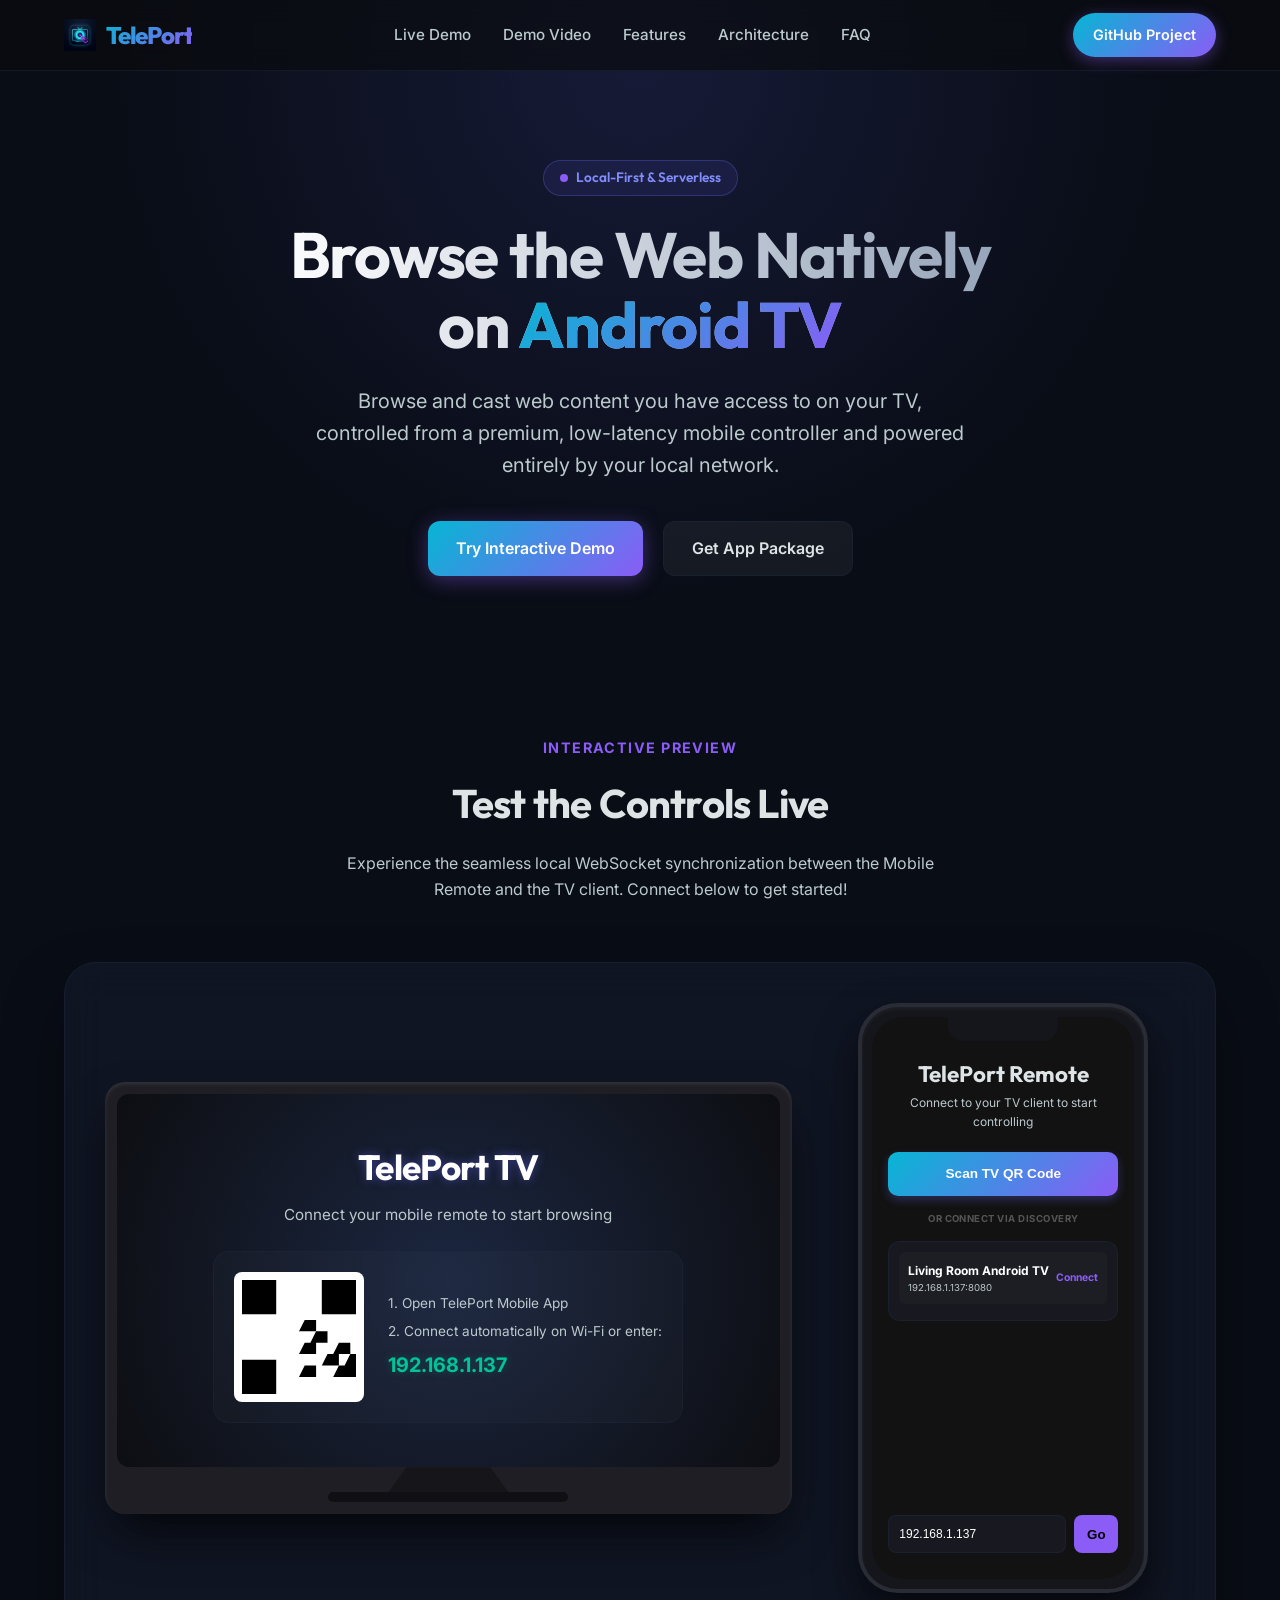
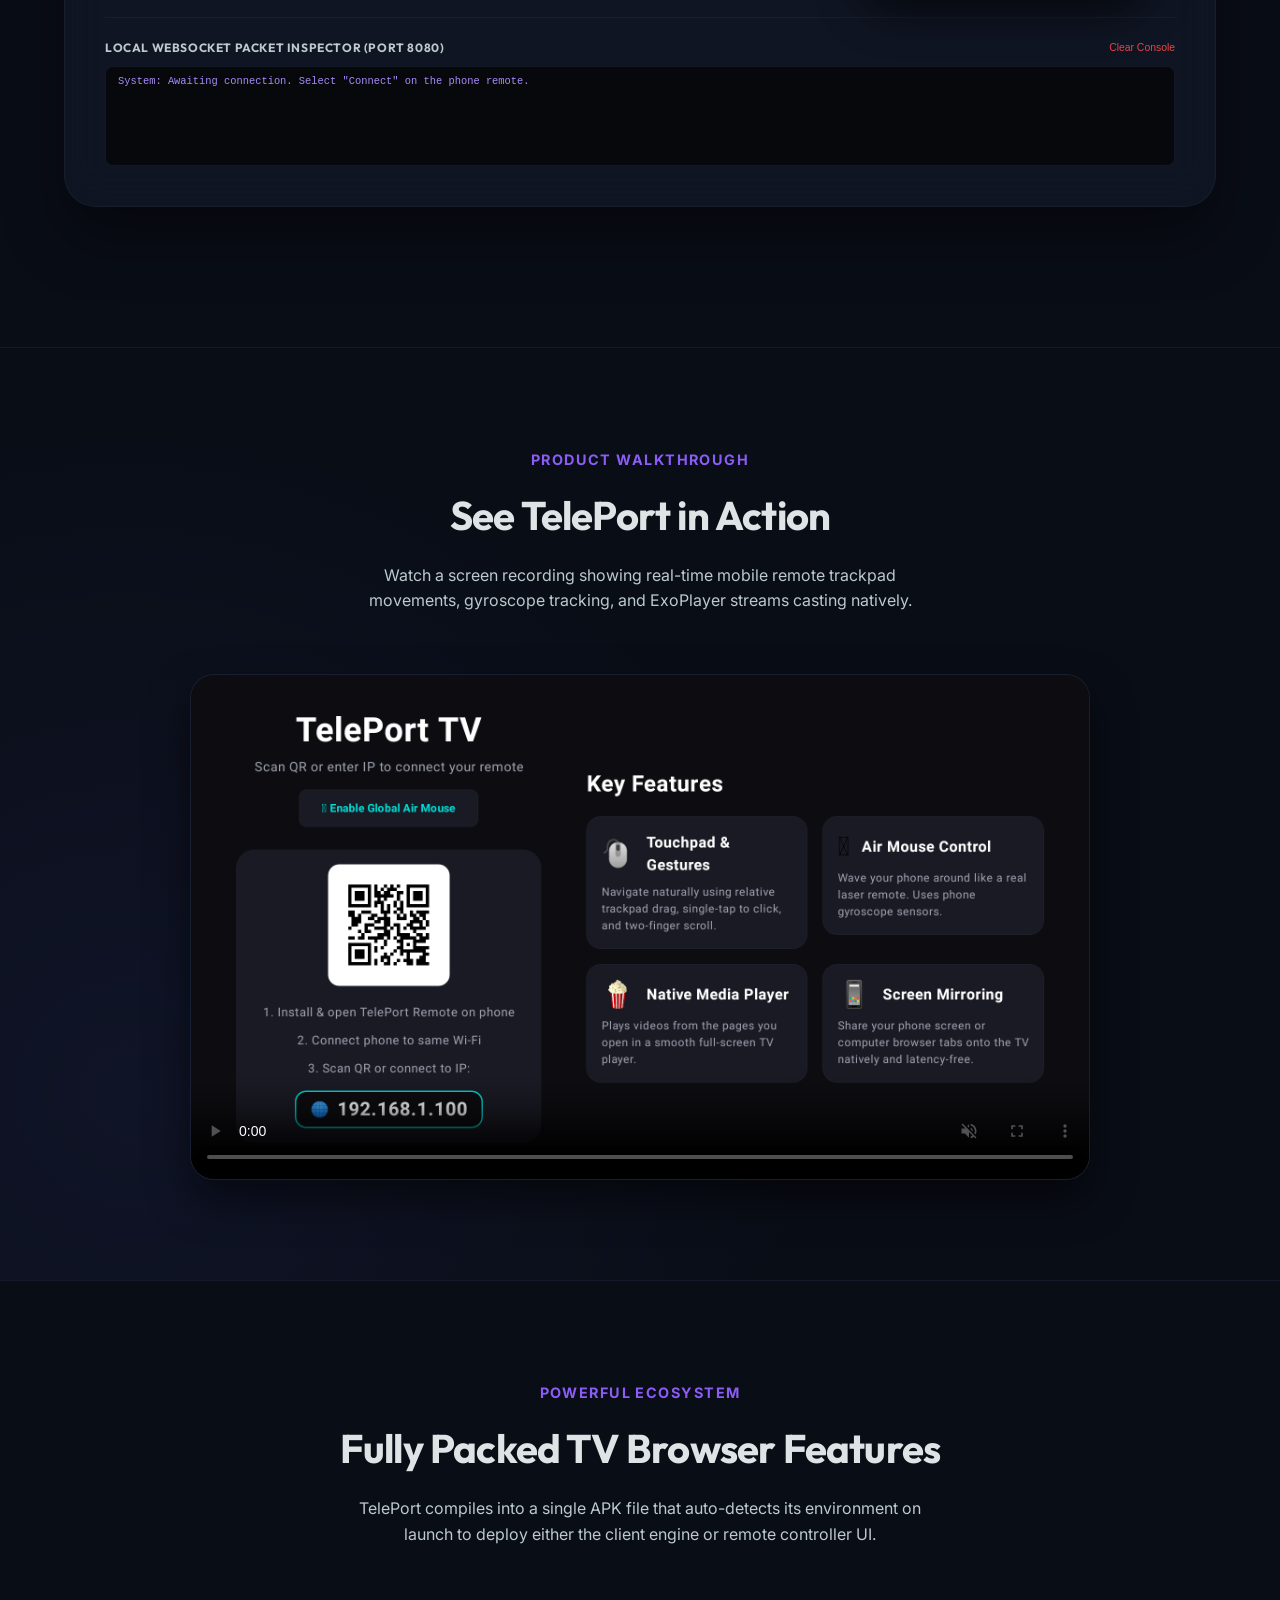
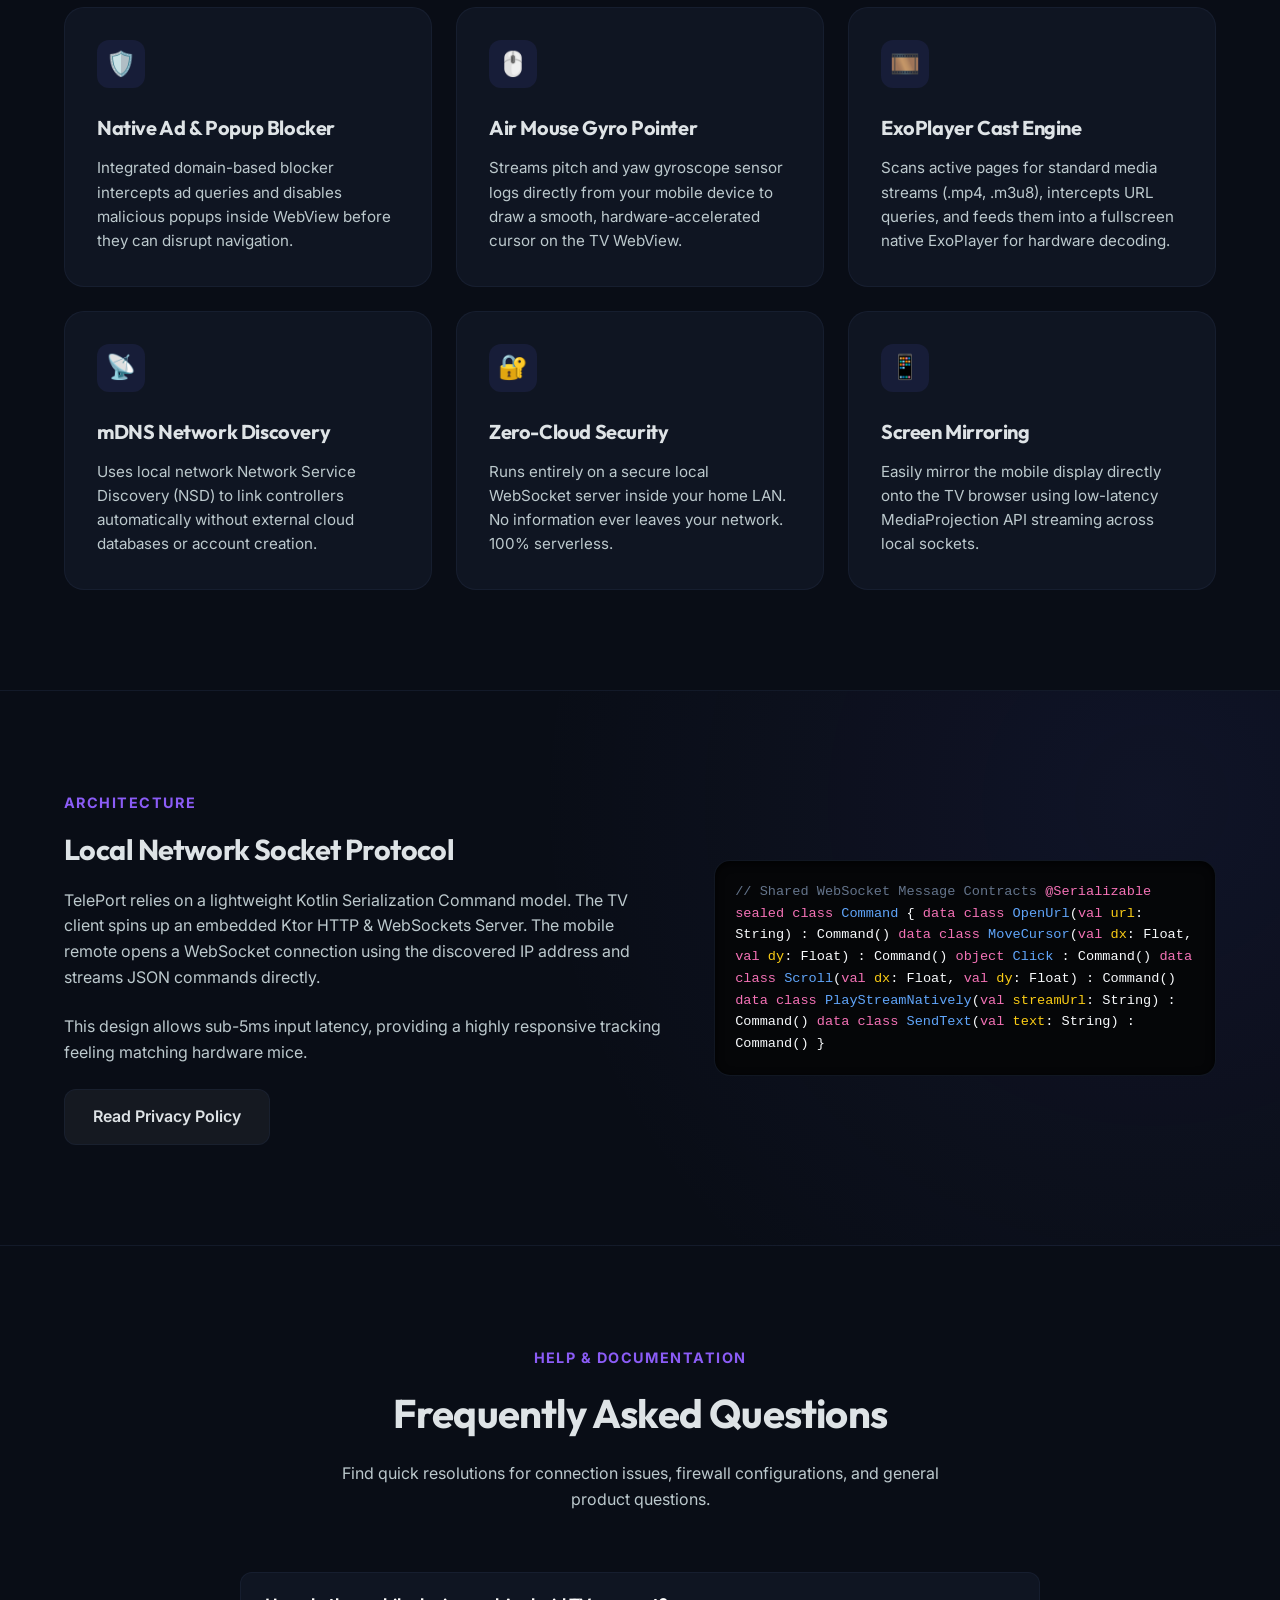
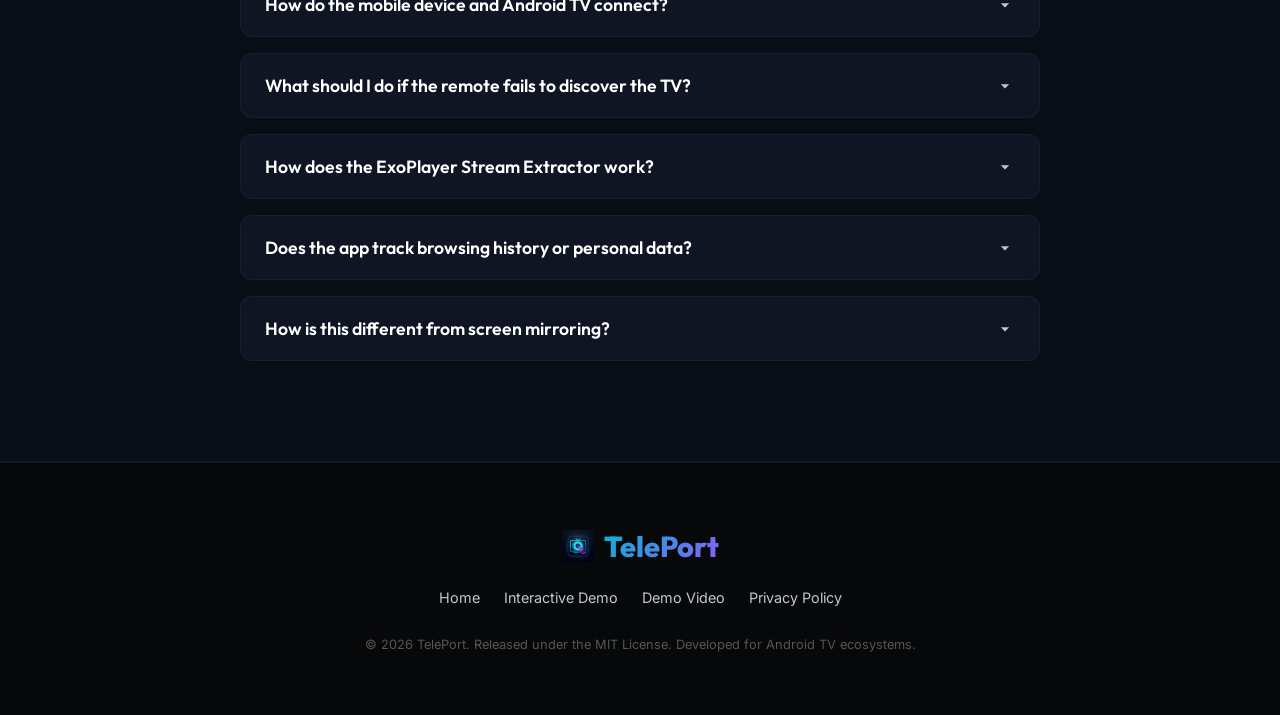
<file: docs/index.html>
<!DOCTYPE html>
<html lang="en">
<head>
    <meta charset="UTF-8">
    <meta name="viewport" content="width=device-width, initial-scale=1.0">
    <title><!-- APP_NAME -->TelePort<!-- /APP_NAME --> - Local-First Android TV Browser & Mobile Remote</title>
    
    <!-- Google Fonts -->
    <link rel="preconnect" href="https://fonts.googleapis.com">
    <link rel="preconnect" href="https://fonts.gstatic.com" crossorigin>
    <link href="https://fonts.googleapis.com/css2?family=Inter:wght@400;500;600;700&family=Outfit:wght@400;600;700;800&display=swap" rel="stylesheet">
    
    <style>
        @import url("theme-tokens.css");

        :root {
            /* Inherited from theme-tokens.css:
               --bg-color, --card-bg, --border-color, --primary-color, --accent-color, --text-primary, --text-secondary
            */
            --text-color: var(--text-primary);
            --accent-glow: color-mix(in srgb, var(--accent-color) 40%, transparent);
            --accent-gradient: linear-gradient(135deg, var(--primary-color), var(--accent-color));
            --green-accent: var(--success-color);
            --green-glow: color-mix(in srgb, var(--success-color) 30%, transparent);
            --teal-accent: var(--accent-color);
            --card-bg-hover: color-mix(in srgb, var(--card-bg) 80%, white 5%);
            --border-color-focus: color-mix(in srgb, var(--accent-color) 50%, transparent);
            --font-outfit: 'Outfit', sans-serif;
            --font-inter: 'Inter', sans-serif;
            --transition-speed: 0.3s;
        }

        /* Base Resets */
        * {
            box-sizing: border-box;
            margin: 0;
            padding: 0;
            scroll-behavior: smooth;
        }

        body {
            background-color: var(--bg-color);
            color: var(--text-color);
            font-family: var(--font-inter);
            line-height: 1.6;
            overflow-x: hidden;
        }

        /* Typography */
        h1, h2, h3, h4 {
            font-family: var(--font-outfit);
            font-weight: 700;
            letter-spacing: -0.02em;
        }

        /* Utility Layouts */
        .container {
            max-width: 1200px;
            margin: 0 auto;
            padding: 0 24px;
        }

        /* Navbar */
        header {
            position: fixed;
            top: 0;
            left: 0;
            right: 0;
            z-index: 1000;
            background: rgba(11, 12, 16, 0.7);
            backdrop-filter: blur(12px);
            -webkit-backdrop-filter: blur(12px);
            border-bottom: 1px solid var(--border-color);
            transition: background var(--transition-speed);
        }

        .nav-container {
            display: flex;
            justify-content: space-between;
            align-items: center;
            height: 70px;
        }

        .logo-group {
            display: flex;
            align-items: center;
            gap: 10px;
            text-decoration: none;
        }

        .logo-icon {
            font-size: 1.8rem;
            animation: float 3s ease-in-out infinite;
        }

        .logo-text {
            font-family: var(--font-outfit);
            font-size: 1.5rem;
            font-weight: 800;
            background: var(--accent-gradient);
            -webkit-background-clip: text;
            -webkit-text-fill-color: transparent;
            letter-spacing: -0.05em;
        }

        .nav-links {
            display: flex;
            gap: 32px;
            list-style: none;
        }

        .nav-links a {
            color: var(--text-secondary);
            text-decoration: none;
            font-weight: 500;
            font-size: 0.95rem;
            transition: color var(--transition-speed);
        }

        .nav-links a:hover {
            color: var(--text-color);
        }

        .nav-cta {
            background: var(--accent-gradient);
            color: white;
            text-decoration: none;
            padding: 10px 20px;
            border-radius: 30px;
            font-weight: 600;
            font-size: 0.9rem;
            transition: transform var(--transition-speed), box-shadow var(--transition-speed);
            box-shadow: 0 4px 15px var(--accent-glow);
        }

        .nav-cta:hover {
            transform: translateY(-2px);
            box-shadow: 0 6px 20px var(--accent-glow);
        }

        /* Hero Section */
        .hero {
            padding: 160px 0 100px 0;
            position: relative;
            background: radial-gradient(circle at 50% 10%, rgba(99, 102, 241, 0.15), transparent 60%);
        }

        .hero-content {
            text-align: center;
            max-width: 800px;
            margin: 0 auto;
        }

        .badge {
            display: inline-flex;
            align-items: center;
            gap: 8px;
            background: rgba(99, 102, 241, 0.1);
            border: 1px solid rgba(99, 102, 241, 0.3);
            color: #818cf8;
            padding: 6px 16px;
            border-radius: 50px;
            font-size: 0.85rem;
            font-weight: 600;
            margin-bottom: 24px;
            font-family: var(--font-outfit);
        }

        .badge-dot {
            width: 8px;
            height: 8px;
            background-color: var(--teal-accent);
            border-radius: 50%;
            animation: pulse 1.5s infinite;
        }

        .hero-title {
            font-size: 4rem;
            line-height: 1.1;
            margin-bottom: 24px;
            background: linear-gradient(to right, #ffffff, #94a3b8);
            -webkit-background-clip: text;
            -webkit-text-fill-color: transparent;
        }

        .hero-title span {
            background: var(--accent-gradient);
            -webkit-background-clip: text;
            -webkit-text-fill-color: transparent;
        }

        .hero-desc {
            font-size: 1.25rem;
            color: var(--text-secondary);
            margin-bottom: 40px;
            max-width: 650px;
            margin-left: auto;
            margin-right: auto;
        }

        .hero-actions {
            display: flex;
            justify-content: center;
            gap: 20px;
        }

        .btn {
            display: inline-flex;
            align-items: center;
            justify-content: center;
            gap: 10px;
            padding: 14px 28px;
            border-radius: 12px;
            font-weight: 600;
            text-decoration: none;
            transition: all var(--transition-speed);
        }

        .btn-primary {
            background: var(--accent-gradient);
            color: white;
            box-shadow: 0 4px 20px var(--accent-glow);
        }

        .btn-primary:hover {
            transform: translateY(-2px);
            box-shadow: 0 8px 30px var(--accent-glow);
        }

        .btn-secondary {
            background: rgba(255, 255, 255, 0.05);
            color: var(--text-color);
            border: 1px solid var(--border-color);
        }

        .btn-secondary:hover {
            background: rgba(255, 255, 255, 0.1);
            transform: translateY(-2px);
        }

        /* Interactive Simulator */
        .simulator-section {
            padding: 60px 0 100px 0;
            border-bottom: 1px solid var(--border-color);
        }

        .section-header {
            text-align: center;
            margin-bottom: 60px;
        }

        .section-tag {
            color: var(--accent-color);
            font-size: 0.9rem;
            text-transform: uppercase;
            font-weight: 700;
            letter-spacing: 0.1em;
            margin-bottom: 12px;
        }

        .section-title {
            font-size: 2.5rem;
            margin-bottom: 16px;
        }

        .section-desc {
            color: var(--text-secondary);
            max-width: 600px;
            margin: 0 auto;
        }

        /* Dual Simulator Grid */
        .simulator-wrapper {
            background: var(--card-bg);
            border: 1px solid var(--border-color);
            border-radius: 32px;
            padding: 40px;
            backdrop-filter: blur(20px);
            -webkit-backdrop-filter: blur(20px);
            box-shadow: 0 30px 60px rgba(0, 0, 0, 0.4);
            margin-bottom: 40px;
        }

        .sim-grid {
            display: grid;
            grid-template-columns: 2fr 1fr;
            gap: 40px;
            align-items: center;
        }

        @media (max-width: 960px) {
            .sim-grid {
                grid-template-columns: 1fr;
            }
            .simulator-wrapper {
                padding: 20px;
            }
        }

        /* TV Simulator Frame */
        .tv-bezel {
            width: 100%;
            background: #1e1e24;
            border-radius: 20px;
            padding: 12px;
            box-shadow: 0 25px 50px -12px rgba(0,0,0,0.8), inset 0 2px 4px rgba(255,255,255,0.1);
            position: relative;
        }

        .tv-screen {
            aspect-ratio: 16 / 9;
            background: #0d0e12;
            border-radius: 12px;
            overflow: hidden;
            position: relative;
            user-select: none;
        }

        .tv-stand {
            width: 120px;
            height: 25px;
            background: #15151a;
            margin: 0 auto;
            clip-path: polygon(15% 0%, 85% 0%, 100% 100%, 0% 100%);
        }

        .tv-base {
            width: 240px;
            height: 10px;
            background: #101014;
            border-radius: 10px;
            margin: 0 auto;
        }

        /* Phone Simulator Frame */
        .phone-bezel {
            width: 290px;
            height: 590px;
            background: #15161c;
            border-radius: 40px;
            padding: 10px;
            margin: 0 auto;
            box-shadow: 0 20px 40px rgba(0,0,0,0.6), inset 0 2px 4px rgba(255,255,255,0.05);
            border: 4px solid #2a2c35;
            position: relative;
        }

        .phone-screen {
            width: 100%;
            height: 100%;
            background: #121212;
            border-radius: 32px;
            overflow: hidden;
            display: flex;
            flex-direction: column;
            position: relative;
        }

        .phone-notch {
            position: absolute;
            top: 0;
            left: 50%;
            transform: translateX(-50%);
            width: 110px;
            height: 24px;
            background: #15161c;
            border-bottom-left-radius: 16px;
            border-bottom-right-radius: 16px;
            z-index: 100;
        }

        /* Mock TV Screens */
        .tv-view {
            width: 100%;
            height: 100%;
            display: none;
            flex-direction: column;
        }

        .tv-view.active {
            display: flex;
        }

        /* TV Pairing Screen */
        .tv-pairing {
            justify-content: center;
            align-items: center;
            text-align: center;
            padding: 20px;
            background: radial-gradient(circle at center, #1b2640 0%, #0d0e12 100%);
        }

        .tv-pairing-title {
            font-size: 2.2rem;
            color: white;
            margin-bottom: 8px;
            text-shadow: 0 0 10px rgba(99, 102, 241, 0.5);
        }

        .tv-pairing-subtitle {
            color: var(--text-secondary);
            font-size: 0.95rem;
            margin-bottom: 24px;
        }

        .tv-pairing-info {
            display: flex;
            align-items: center;
            gap: 24px;
            background: rgba(255, 255, 255, 0.02);
            border: 1px solid var(--border-color);
            padding: 20px;
            border-radius: 16px;
            max-width: 500px;
        }

        .tv-qr {
            width: 130px;
            height: 130px;
            background: white;
            padding: 8px;
            border-radius: 8px;
        }

        .tv-qr svg {
            width: 100%;
            height: 100%;
        }

        .tv-instructions {
            text-align: left;
        }

        .tv-instructions p {
            font-size: 0.85rem;
            color: var(--text-secondary);
            margin-bottom: 6px;
        }

        .tv-ip {
            font-size: 1.25rem;
            font-weight: 700;
            color: var(--green-accent);
            text-shadow: 0 0 8px var(--green-glow);
        }

        /* TV Browser Screen */
        .tv-browser {
            background: #0d0e12;
            height: 100%;
            display: none;
            flex-direction: column;
            position: relative;
        }

        .tv-browser-header {
            height: 38px;
            background: #181920;
            border-bottom: 1px solid var(--border-color);
            display: flex;
            align-items: center;
            padding: 0 12px;
            gap: 12px;
        }

        .tv-browser-actions {
            display: flex;
            gap: 6px;
        }

        .tv-dot {
            width: 8px;
            height: 8px;
            border-radius: 50%;
            background: rgba(255,255,255,0.2);
        }

        .tv-browser-address-bar {
            flex: 1;
            height: 24px;
            background: #0f1015;
            border: 1px solid rgba(255, 255, 255, 0.05);
            border-radius: 4px;
            display: flex;
            align-items: center;
            padding: 0 10px;
            font-size: 0.7rem;
            color: var(--text-secondary);
            overflow: hidden;
            white-space: nowrap;
        }

        .tv-browser-tabs {
            display: flex;
            gap: 4px;
            height: 100%;
            align-items: flex-end;
            padding-left: 10px;
        }

        .tv-browser-tab {
            height: 28px;
            background: #12131a;
            border: 1px solid var(--border-color);
            border-bottom: none;
            border-top-left-radius: 6px;
            border-top-right-radius: 6px;
            padding: 0 10px;
            font-size: 0.65rem;
            display: flex;
            align-items: center;
            gap: 8px;
            max-width: 90px;
            color: var(--text-secondary);
            cursor: pointer;
        }

        .tv-browser-tab.active {
            background: #0d0e12;
            color: white;
            border-color: var(--border-color) var(--border-color) transparent var(--border-color);
        }

        .tv-browser-content {
            flex: 1;
            position: relative;
            background: #0d0e12;
            overflow: hidden;
        }

        /* Simulated Web Pages on TV */
        .mock-page {
            width: 100%;
            height: 100%;
            display: none;
            padding: 24px;
            color: #333;
        }

        .mock-page.active {
            display: block;
        }

        /* Mock Search Engine (Google-like) */
        .mock-google.active {
            display: flex;
        }
        
        .mock-google {
            background: white;
            flex-direction: column;
            align-items: center;
            justify-content: center;
            padding-top: 40px;
        }

        .mock-google-logo {
            font-size: 2.2rem;
            font-family: var(--font-outfit);
            font-weight: 800;
            margin-bottom: 20px;
        }

        .mock-google-search-container {
            width: 80%;
            max-width: 400px;
            height: 36px;
            border: 1px solid #dfe1e5;
            border-radius: 20px;
            display: flex;
            align-items: center;
            padding: 0 15px;
            box-shadow: 0 1px 6px rgba(32,33,36,.28);
            margin-bottom: 15px;
        }

        .mock-google-input {
            border: none;
            outline: none;
            width: 100%;
            font-size: 0.85rem;
            color: #202124;
        }

        .mock-google-results {
            width: 90%;
            max-width: 500px;
            display: none;
            text-align: left;
            margin-top: 10px;
        }

        .mock-google-result-item {
            margin-bottom: 12px;
        }

        .mock-google-result-title {
            color: #1a0dab;
            font-size: 0.9rem;
            font-weight: 600;
            margin-bottom: 2px;
        }

        .mock-google-result-url {
            color: #006621;
            font-size: 0.7rem;
            margin-bottom: 2px;
        }

        .mock-google-result-desc {
            color: #545454;
            font-size: 0.75rem;
            line-height: 1.3;
        }

        /* Mock Video Hub (YouTube-like) */
        .mock-youtube {
            background: #0f0f0f;
            color: white;
            padding: 16px;
            overflow-y: auto;
        }

        .mock-yt-header {
            font-size: 0.95rem;
            font-weight: bold;
            margin-bottom: 12px;
            border-bottom: 1px solid rgba(255,255,255,0.1);
            padding-bottom: 8px;
            color: #ff0000;
            display: flex;
            align-items: center;
            gap: 5px;
        }

        .mock-yt-grid {
            display: grid;
            grid-template-columns: repeat(3, 1fr);
            gap: 12px;
        }

        .mock-yt-card {
            border-radius: 8px;
            overflow: hidden;
            background: #1f1f1f;
            cursor: pointer;
            border: 2px solid transparent;
            transition: transform var(--transition-speed), border-color var(--transition-speed);
        }

        .mock-yt-card:hover, .mock-yt-card.highlight {
            transform: scale(1.03);
            border-color: #ff0000;
        }

        .mock-yt-thumbnail {
            aspect-ratio: 16 / 9;
            background: #333;
            position: relative;
            display: flex;
            align-items: center;
            justify-content: center;
        }

        .mock-yt-play-icon {
            width: 32px;
            height: 32px;
            background: rgba(0,0,0,0.7);
            border-radius: 50%;
            display: flex;
            align-items: center;
            justify-content: center;
        }

        .mock-yt-info {
            padding: 8px;
        }

        .mock-yt-title {
            font-size: 0.7rem;
            font-weight: 600;
            line-height: 1.2;
            margin-bottom: 4px;
            height: 32px;
            overflow: hidden;
            display: -webkit-box;
            -webkit-line-clamp: 2;
            -webkit-box-orient: vertical;
        }

        .mock-yt-meta {
            font-size: 0.6rem;
            color: #aaa;
        }

        /* Mock Streaming App (Netflix-like) */
        .mock-netflix {
            background: #141414;
            color: white;
            padding: 16px;
        }

        .mock-nf-header {
            font-size: 1.1rem;
            font-weight: 800;
            color: #e50914;
            margin-bottom: 12px;
        }

        .mock-nf-grid {
            display: grid;
            grid-template-columns: repeat(4, 1fr);
            gap: 10px;
        }

        .mock-nf-card {
            aspect-ratio: 2/3;
            background: #222;
            border-radius: 4px;
            overflow: hidden;
            position: relative;
            cursor: pointer;
            border: 2px solid transparent;
            transition: all var(--transition-speed);
        }

        .mock-nf-card:hover, .mock-nf-card.highlight {
            transform: scale(1.05);
            border-color: #e50914;
            box-shadow: 0 10px 20px rgba(0,0,0,0.5);
        }

        .mock-nf-poster {
            width: 100%;
            height: 100%;
            background: linear-gradient(180deg, transparent 60%, rgba(0,0,0,0.9) 100%);
            display: flex;
            align-items: flex-end;
            padding: 8px;
        }

        .mock-nf-title {
            font-size: 0.65rem;
            font-weight: bold;
        }

        /* TV Virtual Cursor Overlay */
        .tv-cursor {
            position: absolute;
            width: 16px;
            height: 16px;
            background: var(--green-accent);
            border-radius: 50%;
            box-shadow: 0 0 10px var(--green-glow), 0 0 0 4px rgba(0,230,118,0.2);
            pointer-events: none;
            z-index: 999;
            transform: translate(-50%, -50%);
            transition: transform 0.05s ease-out;
            top: 50%;
            left: 50%;
            display: none;
        }

        .tv-cursor.clicking {
            transform: translate(-50%, -50%) scale(0.7);
            background: #03dac6;
        }

        /* TV Native ExoPlayer Screen */
        .tv-exoplayer {
            background: black;
            display: none;
            flex-direction: column;
            justify-content: center;
            align-items: center;
            padding: 24px;
        }

        .tv-exoplayer-header {
            position: absolute;
            top: 15px;
            left: 20px;
            right: 20px;
            display: flex;
            justify-content: space-between;
            font-size: 0.8rem;
            color: #94a3b8;
        }

        .exoplayer-btn-back {
            background: rgba(255,255,255,0.1);
            padding: 4px 10px;
            border-radius: 6px;
            font-size: 0.7rem;
            color: white;
        }

        .tv-exoplayer-play {
            width: 64px;
            height: 64px;
            border-radius: 50%;
            background: rgba(99, 102, 241, 0.2);
            border: 2px solid var(--accent-color);
            display: flex;
            align-items: center;
            justify-content: center;
            color: white;
            box-shadow: 0 0 20px var(--accent-glow);
            animation: pulse-border 2s infinite;
        }

        .tv-exoplayer-controls {
            position: absolute;
            bottom: 20px;
            left: 20px;
            right: 20px;
            background: rgba(15, 16, 21, 0.85);
            backdrop-filter: blur(8px);
            border: 1px solid var(--border-color);
            border-radius: 12px;
            padding: 12px 18px;
            display: flex;
            flex-direction: column;
            gap: 8px;
        }

        .exoplayer-title {
            font-size: 0.8rem;
            font-weight: 600;
        }

        .exoplayer-timeline-group {
            display: flex;
            align-items: center;
            gap: 10px;
            font-size: 0.65rem;
            color: var(--text-secondary);
        }

        .exoplayer-timeline {
            flex: 1;
            height: 4px;
            background: rgba(255,255,255,0.1);
            border-radius: 2px;
            position: relative;
        }

        .exoplayer-timeline-progress {
            height: 100%;
            background: var(--accent-color);
            width: 35%;
            border-radius: 2px;
        }

        /* TV Mirror Display */
        .tv-mirror-screen {
            background: #0f1015;
            display: none;
            flex-direction: column;
            align-items: center;
            justify-content: center;
            position: relative;
        }

        .tv-mirror-wrapper {
            width: 170px;
            height: 340px;
            border: 4px solid #333;
            border-radius: 24px;
            overflow: hidden;
            transform: scale(0.9);
            box-shadow: 0 10px 30px rgba(0,0,0,0.5);
            position: relative;
        }

        /* Phone Screen Views */
        .phone-view {
            width: 100%;
            height: 100%;
            display: none;
            flex-direction: column;
            padding: 30px 16px 16px 16px; /* Space for notch */
        }

        .phone-view.active {
            display: flex;
        }

        /* Phone Pairing Screen */
        .phone-pairing {
            justify-content: space-between;
        }

        .phone-title {
            font-family: var(--font-outfit);
            font-size: 1.4rem;
            font-weight: bold;
            text-align: center;
            margin-top: 10px;
        }

        .phone-subtitle {
            font-size: 0.75rem;
            color: var(--text-secondary);
            text-align: center;
            margin-bottom: 20px;
        }

        .phone-scan-btn {
            background: var(--accent-gradient);
            border: none;
            color: white;
            width: 100%;
            height: 44px;
            border-radius: 10px;
            font-weight: bold;
            font-size: 0.85rem;
            cursor: pointer;
            box-shadow: 0 4px 10px rgba(99, 102, 241, 0.3);
            transition: all var(--transition-speed);
        }

        .phone-scan-btn:hover {
            box-shadow: 0 6px 15px rgba(99, 102, 241, 0.5);
        }

        .phone-divider {
            text-align: center;
            font-size: 0.6rem;
            color: #555;
            font-weight: bold;
            margin: 15px 0;
            letter-spacing: 0.05em;
        }

        .phone-discovery-card {
            background: #181920;
            border-radius: 12px;
            flex: 1;
            padding: 10px;
            display: flex;
            flex-direction: column;
            border: 1px solid var(--border-color);
            overflow-y: auto;
            max-height: 180px;
            margin-bottom: 15px;
        }

        .phone-tv-item {
            display: flex;
            justify-content: space-between;
            align-items: center;
            padding: 8px;
            border-radius: 6px;
            background: rgba(255,255,255,0.02);
            border: 1px solid transparent;
            margin-bottom: 6px;
            cursor: pointer;
            transition: all var(--transition-speed);
        }

        .phone-tv-item:hover {
            background: rgba(99,102,241,0.08);
            border-color: rgba(99,102,241,0.2);
        }

        .phone-tv-info h5 {
            font-size: 0.75rem;
            color: white;
        }

        .phone-tv-info p {
            font-size: 0.6rem;
            color: var(--text-secondary);
        }

        .phone-connect-tag {
            font-size: 0.65rem;
            color: var(--teal-accent);
            font-weight: bold;
        }

        .phone-manual-ip {
            display: flex;
            gap: 8px;
            margin-bottom: 10px;
        }

        .phone-input {
            flex: 1;
            height: 38px;
            background: #181920;
            border: 1px solid var(--border-color);
            border-radius: 8px;
            color: white;
            padding: 0 10px;
            font-size: 0.75rem;
            outline: none;
        }

        .phone-input:focus {
            border-color: var(--teal-accent);
        }

        .phone-go-btn {
            background: var(--teal-accent);
            border: none;
            color: black;
            width: 44px;
            height: 38px;
            border-radius: 8px;
            font-weight: bold;
            cursor: pointer;
        }

        /* Phone Controller View */
        .phone-controller {
            padding: 30px 0 0 0 !important;
            justify-content: flex-start;
        }

        .phone-header {
            display: flex;
            justify-content: space-between;
            align-items: center;
            background: #181920;
            padding: 10px 14px;
            border-bottom: 1px solid var(--border-color);
        }

        .phone-header-title h4 {
            font-size: 0.8rem;
            color: white;
        }

        .phone-header-title p {
            font-size: 0.6rem;
            color: var(--text-secondary);
        }

        .phone-disconnect-btn {
            background: rgba(239, 68, 68, 0.15);
            border: 1px solid rgba(239, 68, 68, 0.3);
            color: #ef4444;
            padding: 4px 10px;
            border-radius: 6px;
            font-size: 0.65rem;
            font-weight: 600;
            cursor: pointer;
        }

        /* Controller Tabs */
        .phone-tab-row {
            display: flex;
            background: #181920;
            border-bottom: 1px solid var(--border-color);
        }

        .phone-tab-btn {
            flex: 1;
            background: none;
            border: none;
            color: var(--text-secondary);
            font-size: 0.7rem;
            font-weight: 600;
            padding: 10px 0;
            cursor: pointer;
            position: relative;
            outline: none;
        }

        .phone-tab-btn.active {
            color: var(--teal-accent);
        }

        .phone-tab-btn.active::after {
            content: '';
            position: absolute;
            bottom: 0;
            left: 15%;
            right: 15%;
            height: 2px;
            background: var(--teal-accent);
        }

        .phone-control-content {
            flex: 1;
            position: relative;
            padding: 12px;
            display: flex;
            flex-direction: column;
            overflow-y: auto;
            max-height: 380px;
        }

        .phone-sub-panel {
            display: none;
            flex-direction: column;
            height: 100%;
        }

        .phone-sub-panel.active {
            display: flex;
        }

        /* Stream Banner in Phone Controller */
        .phone-stream-banner {
            background: var(--accent-gradient);
            border-radius: 8px;
            padding: 10px;
            display: none;
            justify-content: space-between;
            align-items: center;
            margin-bottom: 12px;
            cursor: pointer;
            box-shadow: 0 4px 15px rgba(99, 102, 241, 0.3);
            animation: pulse-shadow 2.5s infinite;
        }

        .phone-stream-banner-text h6 {
            font-size: 0.75rem;
            color: white;
            font-weight: 600;
        }

        .phone-stream-banner-text p {
            font-size: 0.55rem;
            color: rgba(255,255,255,0.7);
        }

        .phone-stream-banner-play {
            font-size: 0.65rem;
            color: var(--teal-accent);
            font-weight: bold;
            border: 1px solid var(--teal-accent);
            padding: 2px 6px;
            border-radius: 4px;
        }

        /* Switch components */
        .phone-switch-row {
            display: flex;
            justify-content: space-between;
            align-items: center;
            background: #181920;
            border: 1px solid var(--border-color);
            border-radius: 8px;
            padding: 8px 12px;
            margin-bottom: 8px;
        }

        .phone-switch-label h6 {
            font-size: 0.7rem;
            color: white;
        }

        .phone-switch-label p {
            font-size: 0.55rem;
            color: var(--text-secondary);
        }

        .toggle-switch {
            position: relative;
            display: inline-block;
            width: 32px;
            height: 18px;
        }

        .toggle-switch input {
            opacity: 0;
            width: 0;
            height: 0;
        }

        .toggle-slider {
            position: absolute;
            cursor: pointer;
            top: 0; left: 0; right: 0; bottom: 0;
            background-color: #444;
            transition: .4s;
            border-radius: 18px;
        }

        .toggle-slider:before {
            position: absolute;
            content: "";
            height: 12px;
            width: 12px;
            left: 3px;
            bottom: 3px;
            background-color: white;
            transition: .4s;
            border-radius: 50%;
        }

        input:checked + .toggle-slider {
            background-color: var(--teal-accent);
        }

        input:checked + .toggle-slider:before {
            transform: translateX(14px);
        }

        /* Trackpad Component */
        .phone-trackpad-canvas {
            flex: 1;
            background: #181920;
            border-radius: 16px;
            border: 1px solid var(--border-color);
            display: flex;
            flex-direction: column;
            align-items: center;
            justify-content: center;
            text-align: center;
            cursor: crosshair;
            user-select: none;
            padding: 10px;
            min-height: 180px;
            margin-top: 5px;
            position: relative;
        }

        .phone-trackpad-label {
            font-size: 0.65rem;
            font-weight: bold;
            color: #555;
            pointer-events: none;
            line-height: 1.4;
        }

        .phone-scroll-helpers {
            display: flex;
            gap: 8px;
            margin-top: 10px;
        }

        .phone-scroll-btn {
            flex: 1;
            height: 32px;
            background: #1c1d26;
            border: 1px solid var(--border-color);
            border-radius: 6px;
            color: white;
            font-size: 0.65rem;
            cursor: pointer;
        }

        /* D-Pad Panel */
        .phone-dpad-panel {
            align-items: center;
            justify-content: space-between;
            padding: 10px 0;
        }

        .phone-dpad-top {
            display: flex;
            justify-content: space-between;
            width: 100%;
            padding: 0 10px;
        }

        .phone-dpad-btn {
            background: #1c1d26;
            border: 1px solid var(--border-color);
            color: white;
            padding: 4px 10px;
            border-radius: 6px;
            font-size: 0.65rem;
            cursor: pointer;
        }

        .phone-dpad-compass {
            display: grid;
            grid-template-areas: 
                ". up ."
                "left ok right"
                ". down .";
            gap: 10px;
            margin: 20px 0;
        }

        .compass-btn {
            width: 60px;
            height: 60px;
            background: #1c1d26;
            border: 1px solid var(--border-color);
            border-radius: 50%;
            display: flex;
            align-items: center;
            justify-content: center;
            color: white;
            cursor: pointer;
            outline: none;
            transition: background 0.1s;
        }

        .compass-btn:active {
            background: #333;
        }

        .compass-btn-up { grid-area: up; }
        .compass-btn-down { grid-area: down; }
        .compass-btn-left { grid-area: left; }
        .compass-btn-right { grid-area: right; }
        
        .compass-btn-ok {
            grid-area: ok;
            background: var(--accent-gradient);
            border: none;
            font-weight: bold;
            box-shadow: 0 4px 10px rgba(99, 102, 241, 0.4);
        }

        /* Phone Tabs Manager */
        .phone-tabs-input-row {
            display: flex;
            gap: 8px;
            margin-bottom: 16px;
        }

        .phone-add-tab-btn {
            width: 38px;
            height: 38px;
            background: var(--teal-accent);
            border: none;
            border-radius: 8px;
            display: flex;
            align-items: center;
            justify-content: center;
            cursor: pointer;
        }

        .phone-tabs-list {
            display: flex;
            flex-direction: column;
            gap: 8px;
        }

        .phone-tab-item {
            background: #181920;
            border: 1px solid var(--border-color);
            border-radius: 8px;
            padding: 8px 12px;
            display: flex;
            justify-content: space-between;
            align-items: center;
            cursor: pointer;
            border-left: 3px solid transparent;
        }

        .phone-tab-item.active {
            border-left-color: var(--teal-accent);
            background: #20222b;
        }

        .phone-tab-item-info {
            flex: 1;
            overflow: hidden;
            padding-right: 10px;
        }

        .phone-tab-item-info h6 {
            font-size: 0.7rem;
            color: white;
            white-space: nowrap;
            overflow: hidden;
            text-overflow: ellipsis;
        }

        .phone-tab-item-info p {
            font-size: 0.55rem;
            color: var(--text-secondary);
            white-space: nowrap;
            overflow: hidden;
            text-overflow: ellipsis;
        }

        .phone-tab-item-close {
            background: none;
            border: none;
            color: var(--text-secondary);
            font-size: 0.8rem;
            cursor: pointer;
        }

        /* Phone Sticky Input Bar */
        .phone-input-bar {
            background: #181920;
            border-top: 1px solid var(--border-color);
            padding: 10px 12px;
            display: flex;
            gap: 8px;
            align-items: center;
            margin-top: auto;
        }

        .phone-send-btn {
            background: none;
            border: none;
            color: var(--teal-accent);
            font-weight: bold;
            font-size: 0.75rem;
            cursor: pointer;
        }

        /* Simulated Packet Logs Inspector */
        .logs-section {
            margin-top: 24px;
            border-top: 1px solid var(--border-color);
            padding-top: 20px;
        }

        .logs-header {
            display: flex;
            justify-content: space-between;
            align-items: center;
            margin-bottom: 8px;
        }

        .logs-header h5 {
            font-size: 0.75rem;
            text-transform: uppercase;
            letter-spacing: 0.05em;
            color: var(--text-secondary);
            font-family: var(--font-outfit);
        }

        .logs-clear {
            font-size: 0.65rem;
            color: #ef4444;
            background: none;
            border: none;
            cursor: pointer;
        }

        .logs-console {
            height: 100px;
            background: #07080b;
            border: 1px solid var(--border-color);
            border-radius: 8px;
            padding: 8px 12px;
            font-family: monospace;
            font-size: 0.65rem;
            overflow-y: auto;
            color: #38bdf8;
            display: flex;
            flex-direction: column;
            gap: 4px;
        }

        .log-entry {
            line-height: 1.3;
        }

        .log-entry.sent { color: #38bdf8; }
        .log-entry.received { color: #34d399; }
        .log-entry.info { color: #a78bfa; }

        /* Video Showcase */
        .video-section {
            padding: 100px 0;
            background: radial-gradient(circle at 10% 80%, rgba(99, 102, 241, 0.08), transparent 50%);
            border-bottom: 1px solid var(--border-color);
        }

        .video-wrapper {
            max-width: 900px;
            margin: 0 auto;
            border-radius: 24px;
            overflow: hidden;
            background: var(--card-bg);
            border: 1px solid var(--border-color);
            box-shadow: 0 20px 40px rgba(0,0,0,0.5);
            aspect-ratio: 16/9;
            position: relative;
        }

        .video-wrapper video {
            width: 100%;
            height: 100%;
            object-fit: cover;
            display: block;
        }

        /* Features Section */
        .features-section {
            padding: 100px 0;
            border-bottom: 1px solid var(--border-color);
        }

        .features-grid {
            display: grid;
            grid-template-columns: repeat(auto-fit, minmax(280px, 1fr));
            gap: 24px;
            margin-top: 48px;
        }

        .feature-card {
            background: var(--card-bg);
            border: 1px solid var(--border-color);
            border-radius: 20px;
            padding: 32px;
            transition: all var(--transition-speed);
            position: relative;
            overflow: hidden;
        }

        .feature-card::before {
            content: '';
            position: absolute;
            top: 0; left: 0; width: 100%; height: 2px;
            background: var(--accent-gradient);
            transform: scaleX(0);
            transform-origin: left;
            transition: transform var(--transition-speed) ease-in-out;
        }

        .feature-card:hover {
            background: var(--card-bg-hover);
            transform: translateY(-5px);
            border-color: rgba(99, 102, 241, 0.2);
            box-shadow: 0 10px 30px rgba(0,0,0,0.3);
        }

        .feature-card:hover::before {
            transform: scaleX(1);
        }

        .feature-icon {
            width: 48px;
            height: 48px;
            background: rgba(99, 102, 241, 0.1);
            border-radius: 12px;
            display: flex;
            align-items: center;
            justify-content: center;
            font-size: 1.5rem;
            margin-bottom: 24px;
            color: #818cf8;
        }

        .feature-title {
            font-size: 1.25rem;
            margin-bottom: 12px;
        }

        .feature-desc {
            color: var(--text-secondary);
            font-size: 0.95rem;
        }

        /* Tech Architecture section */
        .tech-section {
            padding: 100px 0;
            background: radial-gradient(circle at 90% 20%, rgba(99, 102, 241, 0.08), transparent 50%);
            border-bottom: 1px solid var(--border-color);
        }

        .tech-grid {
            display: grid;
            grid-template-columns: 1.2fr 1fr;
            gap: 48px;
            align-items: center;
        }

        @media (max-width: 900px) {
            .tech-grid {
                grid-template-columns: 1fr;
            }
        }

        .tech-content h3 {
            font-size: 1.8rem;
            margin-bottom: 16px;
        }

        .tech-content p {
            color: var(--text-secondary);
            margin-bottom: 24px;
        }

        .code-container {
            background: #050608;
            border: 1px solid var(--border-color);
            border-radius: 16px;
            padding: 20px;
            font-family: monospace;
            font-size: 0.85rem;
            overflow-x: auto;
            color: #f8fafc;
            box-shadow: inset 0 2px 8px rgba(0,0,0,0.8);
        }

        .code-keyword { color: #f472b6; }
        .code-type { color: #60a5fa; }
        .code-var { color: #facc15; }
        .code-comment { color: #64748b; }

        /* FAQ Accordion Section */
        .faq-section {
            padding: 100px 0;
            border-bottom: 1px solid var(--border-color);
        }

        .faq-accordion {
            max-width: 800px;
            margin: 0 auto;
            display: flex;
            flex-direction: column;
            gap: 16px;
        }

        .faq-item {
            background: var(--card-bg);
            border: 1px solid var(--border-color);
            border-radius: 12px;
            overflow: hidden;
            transition: border-color var(--transition-speed);
        }

        .faq-item:hover {
            border-color: rgba(99, 102, 241, 0.2);
        }

        .faq-question {
            width: 100%;
            padding: 20px 24px;
            background: none;
            border: none;
            color: white;
            font-family: var(--font-outfit);
            font-size: 1.1rem;
            font-weight: 600;
            text-align: left;
            display: flex;
            justify-content: space-between;
            align-items: center;
            cursor: pointer;
            outline: none;
        }

        .faq-arrow {
            width: 20px;
            height: 20px;
            fill: var(--text-secondary);
            transition: transform var(--transition-speed);
        }

        .faq-item.active .faq-arrow {
            transform: rotate(180deg);
            fill: var(--accent-color);
        }

        .faq-answer {
            max-height: 0;
            overflow: hidden;
            transition: max-height var(--transition-speed) ease-out;
            padding: 0 24px;
            color: var(--text-secondary);
            font-size: 0.95rem;
        }

        .faq-item.active .faq-answer {
            padding-bottom: 20px;
        }

        /* Footer */
        footer {
            padding: 60px 0;
            background: #07080a;
            border-top: 1px solid var(--border-color);
            text-align: center;
        }

        .footer-logo {
            font-size: 1.8rem;
            font-family: var(--font-outfit);
            font-weight: 800;
            background: var(--accent-gradient);
            -webkit-background-clip: text;
            -webkit-text-fill-color: transparent;
            margin-bottom: 16px;
            display: inline-block;
        }

        .footer-links {
            display: flex;
            justify-content: center;
            gap: 24px;
            list-style: none;
            margin-bottom: 24px;
        }

        .footer-links a {
            color: var(--text-secondary);
            text-decoration: none;
            font-size: 0.9rem;
            transition: color var(--transition-speed);
        }

        .footer-links a:hover {
            color: var(--text-color);
        }

        .footer-copy {
            font-size: 0.8rem;
            color: #555;
            margin-top: 16px;
        }

        /* Keyframes */
        @keyframes float {
            0%, 100% { transform: translateY(0); }
            50% { transform: translateY(-8px); }
        }

        @keyframes pulse {
            0% { transform: scale(0.9); box-shadow: 0 0 0 0 var(--green-glow); }
            70% { transform: scale(1); box-shadow: 0 0 0 6px transparent; }
            100% { transform: scale(0.9); box-shadow: 0 0 0 0 transparent; }
        }

        @keyframes pulse-shadow {
            0%, 100% { box-shadow: 0 4px 15px rgba(98, 0, 238, 0.3); }
            50% { box-shadow: 0 8px 25px rgba(98, 0, 238, 0.5); }
        }

        @keyframes pulse-border {
            0%, 100% { border-color: var(--accent-color); }
            50% { border-color: var(--teal-accent); }
        }

        @keyframes spin {
            to { transform: rotate(360deg); }
        }
    </style>
</head>
<body>

    <!-- Header / Navbar -->
    <header>
        <div class="container nav-container">
            <a href="#" class="logo-group">
                <img src="assets/logo.png" alt="TelePort Logo" class="logo-image" style="height: 32px; width: 32px; object-fit: contain; animation: float 3s ease-in-out infinite;">
                <span class="logo-text"><!-- APP_NAME -->TelePort<!-- /APP_NAME --></span>
            </a>
            <ul class="nav-links">
                <li><a href="#demo">Live Demo</a></li>
                <li><a href="#video">Demo Video</a></li>
                <li><a href="#features">Features</a></li>
                <li><a href="#architecture">Architecture</a></li>
                <li><a href="#faq">FAQ</a></li>
            </ul>
            <a href="https://github.com/ravitejakamalapuram/TelePort" class="nav-cta">GitHub Project</a>
        </div>
    </header>

    <!-- Hero Section -->
    <section class="hero">
        <div class="container hero-content">
            <div class="badge">
                <div class="badge-dot"></div>
                Local-First & Serverless
            </div>
            <h1 class="hero-title">Browse the Web Natively on <span>Android TV</span></h1>
            <p class="hero-desc">Browse and cast web content you have access to on your TV, controlled from a premium, low-latency mobile controller and powered entirely by your local network.</p>
            <div class="hero-actions">
                <a href="#demo" class="btn btn-primary">Try Interactive Demo</a>
                <a href="https://github.com/ravitejakamalapuram/TelePort" class="btn btn-secondary">Get App Package</a>
            </div>
        </div>
    </section>

    <!-- Demo Section (Simulator) -->
    <section id="demo" class="simulator-section">
        <div class="container">
            <div class="section-header">
                <div class="section-tag">Interactive Preview</div>
                <h2 class="section-title">Test the Controls Live</h2>
                <p class="section-desc">Experience the seamless local WebSocket synchronization between the Mobile Remote and the TV client. Connect below to get started!</p>
            </div>

            <div class="simulator-wrapper">
                <div class="sim-grid">
                    
                    <!-- Left Column: Android TV Simulator -->
                    <div class="tv-column">
                        <div class="tv-bezel">
                            <div class="tv-screen" id="tvScreen">
                                
                                <!-- TV Loading Overlay -->
                                <div class="tv-view" id="tvLoadingOverlay" style="flex-direction:column; justify-content:center; align-items:center; background:radial-gradient(circle at center, #1b2640 0%, #0d0e12 100%);">
                                    <div class="badge-dot" style="width:50px; height:50px; border:5px solid var(--accent-color); border-top-color:transparent; border-radius:50%; animation:spin 1s linear infinite; margin-bottom:20px; background:none; box-shadow:none;"></div>
                                    <h3 style="color:white; font-family:var(--font-outfit); font-size:1.4rem;">Connecting Remote...</h3>
                                </div>

                                <!-- TV Pairing Screen -->
                                <div class="tv-view tv-pairing active" id="tvPairingScreen">
                                    <h3 class="tv-pairing-title">TelePort TV</h3>
                                    <p class="tv-pairing-subtitle">Connect your mobile remote to start browsing</p>
                                    <div class="tv-pairing-info">
                                        <div class="tv-qr">
                                            <!-- Simple inline QR code SVG representing ws://192.168.1.137:8080/remote -->
                                            <svg viewBox="0 0 100 100">
                                                <path d="M0 0h30v30H0zm5 5h20v20H5zm5 5h10v10H10zm60-10h30v30H70zm5 5h20v20H75zm5 5h10v10H80zM0 70h30v30H0zm5 5h20v20H5zm5 5h10v10H10zm45-45h10v10H50zm10 10h10v10H60zm-10 10h10v10H50zm30 0h10v10H80zm-10 10h10v10H70zm20 0h10v10H90zm0 10h10v10H90zm-10 0h10v10H80zm-30 0h10v10H50z" fill="#000"/>
                                            </svg>
                                        </div>
                                        <div class="tv-instructions">
                                            <p>1. Open TelePort Mobile App</p>
                                            <p>2. Connect automatically on Wi-Fi or enter:</p>
                                            <div class="tv-ip" id="tvIpDisplay">192.168.1.137</div>
                                        </div>
                                    </div>
                                </div>

                                <!-- TV Browser Screen -->
                                <div class="tv-view tv-browser" id="tvBrowserScreen">
                                    <div class="tv-browser-header">
                                        <div class="tv-browser-actions">
                                            <div class="tv-dot"></div>
                                            <div class="tv-dot"></div>
                                            <div class="tv-dot"></div>
                                        </div>
                                        <div class="tv-browser-tabs" id="tvTabContainer">
                                            <!-- Dynamic Tabs Rendered by JS -->
                                        </div>
                                        <div class="tv-browser-address-bar" id="tvAddressDisplay">
                                            https://www.google.com
                                        </div>
                                    </div>
                                    <div class="tv-browser-content" id="tvWebContent">
                                        
                                        <!-- Mock Google Page -->
                                        <div class="mock-page mock-google active" id="page-google">
                                            <div class="mock-google-logo">
                                                <span style="color:#4285F4">G</span>
                                                <span style="color:#EA4335">o</span>
                                                <span style="color:#FBBC05">o</span>
                                                <span style="color:#4285F4">g</span>
                                                <span style="color:#34A853">l</span>
                                                <span style="color:#EA4335">e</span>
                                            </div>
                                            <div class="mock-google-search-container">
                                                <input type="text" class="mock-google-input" id="googleSearchInput" placeholder="Search the web or type URL" disabled>
                                            </div>
                                            <div class="mock-google-results" id="googleResults">
                                                <div class="mock-google-result-item">
                                                    <div class="mock-google-result-title">TelePort: Local-First TV Screen Control</div>
                                                    <div class="mock-google-result-url">https://github.com/ravitejakamalapuram/TelePort</div>
                                                    <div class="mock-google-result-desc">A serverless ecosystem linking Android TV devices to mobile remotes using high-speed Ktor servers.</div>
                                                </div>
                                            </div>
                                        </div>

                                        <!-- Mock YouTube Page -->
                                        <div class="mock-page mock-youtube" id="page-youtube">
                                            <div class="mock-yt-header">
                                                <span>📺</span> VideoHub Stream Extractor
                                            </div>
                                            <div class="mock-yt-grid">
                                                <div class="mock-yt-card" onclick="triggerStreamDetected('https://commondatastorage.googleapis.com/gtv-videos-bucket/sample/BigBuckBunny.mp4', 'Big Buck Bunny (H.264 Stream)')" id="yt-card-1">
                                                    <div class="mock-yt-thumbnail">
                                                        <div class="mock-yt-play-icon">▶</div>
                                                    </div>
                                                    <div class="mock-yt-info">
                                                        <div class="mock-yt-title">Big Buck Bunny (HD Stream Link)</div>
                                                        <div class="mock-yt-meta">Open Source Video • 4.2M views</div>
                                                    </div>
                                                </div>
                                                <div class="mock-yt-card" onclick="triggerStreamDetected('https://commondatastorage.googleapis.com/gtv-videos-bucket/sample/ElephantsDream.mp4', 'Elephants Dream (Native Stream)')" id="yt-card-2">
                                                    <div class="mock-yt-thumbnail">
                                                        <div class="mock-yt-play-icon">▶</div>
                                                    </div>
                                                    <div class="mock-yt-info">
                                                        <div class="mock-yt-title">Elephants Dream CGI Short Film</div>
                                                        <div class="mock-yt-meta">3D Animation • 1.8M views</div>
                                                    </div>
                                                </div>
                                                <div class="mock-yt-card" onclick="triggerStreamDetected('https://commondatastorage.googleapis.com/gtv-videos-bucket/sample/ForBiggerBlazes.mp4', 'Chromecast Test Stream')" id="yt-card-3">
                                                    <div class="mock-yt-thumbnail">
                                                        <div class="mock-yt-play-icon">▶</div>
                                                    </div>
                                                    <div class="mock-yt-info">
                                                        <div class="mock-yt-title">Chromecast Testing Stream Sample</div>
                                                        <div class="mock-yt-meta">Google Stream • 820K views</div>
                                                    </div>
                                                </div>
                                            </div>
                                        </div>

                                        <!-- Mock Netflix Page -->
                                        <div class="mock-page mock-netflix" id="page-netflix">
                                            <div class="mock-nf-header">NetStream Premium</div>
                                            <div class="mock-nf-grid">
                                                <div class="mock-nf-card" id="nf-card-1">
                                                    <div class="mock-nf-poster">
                                                        <div class="mock-nf-title">Stranger Cast</div>
                                                    </div>
                                                </div>
                                                <div class="mock-nf-card" id="nf-card-2">
                                                    <div class="mock-nf-poster">
                                                        <div class="mock-nf-title">The local web</div>
                                                    </div>
                                                </div>
                                                <div class="mock-nf-card" id="nf-card-3">
                                                    <div class="mock-nf-poster">
                                                        <div class="mock-nf-title">Ktor Chronicles</div>
                                                    </div>
                                                </div>
                                                <div class="mock-nf-card" id="nf-card-4">
                                                    <div class="mock-nf-poster">
                                                        <div class="mock-nf-title">Zero Cloud</div>
                                                    </div>
                                                </div>
                                            </div>
                                        </div>

                                        <!-- Mock Generic Custom Website -->
                                        <div class="mock-page" id="page-custom" style="background:#1e293b; color:white; padding:40px; text-align:center;">
                                            <h3 style="margin-bottom:15px;" id="customPageTitle">My Website</h3>
                                            <p style="font-size:0.9rem; color:#94a3b8;" id="customPageUrl">https://example.com</p>
                                            <div style="margin-top:30px; padding:20px; background:rgba(255,255,255,0.05); border-radius:12px;">
                                                <p style="font-size:0.85rem;">Loaded inside native Android TV WebView browser. Controllable via Mobile Trackpad.</p>
                                            </div>
                                        </div>
                                    </div>
                                    <!-- Virtual Mouse Pointer Dot -->
                                    <div class="tv-cursor" id="tvCursor"></div>
                                </div>

                                <!-- TV Native ExoPlayer Screen -->
                                <div class="tv-view tv-exoplayer" id="tvExoPlayerScreen">
                                    <div class="tv-exoplayer-header">
                                        <button class="exoplayer-btn-back" onclick="closeExoPlayer()">◀ Back to Web</button>
                                        <span>ExoPlayer Media3 (Native Cast Mode)</span>
                                    </div>
                                    <div class="tv-exoplayer-play" id="exoPlayState">
                                        <span>⏸</span>
                                    </div>
                                    <div class="tv-exoplayer-controls">
                                        <div class="exoplayer-title" id="exoVideoTitle">Big Buck Bunny (H.264 Stream)</div>
                                        <div class="exoplayer-timeline-group">
                                            <span>01:14</span>
                                            <div class="exoplayer-timeline">
                                                <div class="exoplayer-timeline-progress"></div>
                                            </div>
                                            <span>03:40</span>
                                        </div>
                                    </div>
                                </div>

                                <!-- TV Screen Mirror Player -->
                                <div class="tv-view tv-mirror-screen" id="tvMirrorScreen">
                                    <div style="font-size: 0.75rem; color: #aaa; margin-bottom: 8px;">TV Screen Mirroring (MediaProjection Active)</div>
                                    <div class="tv-mirror-wrapper">
                                        <!-- Mirrors Phone Screen Frame -->
                                        <div id="tvMirrorDuplicate" style="width:100%; height:100%; pointer-events:none; background:#121212;">
                                            <!-- Dynamically filled with duplicated HTML of the controller screen -->
                                        </div>
                                    </div>
                                </div>

                            </div>
                            <div class="tv-stand"></div>
                            <div class="tv-base"></div>
                        </div>
                    </div>

                    <!-- Right Column: Mobile Remote Simulator -->
                    <div class="phone-column">
                        <div class="phone-bezel">
                            <div class="phone-screen" id="phoneScreen">
                                <div class="phone-notch"></div>
                                
                                <!-- Phone Loading Overlay -->
                                <div class="phone-view" id="phoneLoadingOverlay" style="flex-direction:column; align-items:center; justify-content:center; height:100%; text-align:center; padding:20px;">
                                    <div class="badge-dot" style="width:36px; height:36px; border:4px solid var(--teal-accent); border-top-color:transparent; border-radius:50%; animation:spin 1s linear infinite; margin-bottom:16px; background:none; box-shadow:none;"></div>
                                    <h5 style="color:white; font-size:0.8rem; font-weight:bold;">Connecting to TV...</h5>
                                    <p style="font-size:0.55rem; color:var(--text-secondary); margin-top:6px;">Establishing local WebSocket handshake</p>
                                </div>

                                <!-- Phone Pairing Screen -->
                                <div class="phone-view phone-pairing active" id="phonePairingScreen">
                                    <div>
                                        <div class="phone-title">TelePort Remote</div>
                                        <div class="phone-subtitle">Connect to your TV client to start controlling</div>
                                        <button class="phone-scan-btn" onclick="connectPhone()">Scan TV QR Code</button>
                                        <div class="phone-divider">OR CONNECT VIA DISCOVERY</div>
                                        <div class="phone-discovery-card">
                                            <div class="phone-tv-item" onclick="connectPhone()">
                                                <div class="phone-tv-info">
                                                    <h5>Living Room Android TV</h5>
                                                    <p>192.168.1.137:8080</p>
                                                </div>
                                                <span class="phone-connect-tag">Connect</span>
                                            </div>
                                        </div>
                                    </div>
                                    <div class="phone-manual-ip">
                                        <input type="text" class="phone-input" id="manualIpInput" placeholder="Enter TV IP address" value="192.168.1.137">
                                        <button class="phone-go-btn" onclick="connectPhone()">Go</button>
                                    </div>
                                </div>

                                <!-- Phone Controller Screen -->
                                <div class="phone-view phone-controller" id="phoneControllerScreen">
                                    <div class="phone-header">
                                        <div class="phone-header-title">
                                            <h4>TelePort Remote</h4>
                                            <p style="color: var(--teal-accent); font-weight: bold;" id="phoneConnStatus">Connected</p>
                                        </div>
                                        <button class="phone-disconnect-btn" onclick="disconnectPhone()">Disconnect</button>
                                    </div>

                                    <!-- Glowing Stream Detected Banner -->
                                    <div class="phone-stream-banner" id="streamCastBanner" onclick="launchExoPlayer()">
                                        <div class="phone-stream-banner-text">
                                            <h6>📺 Stream detected!</h6>
                                            <p>Tap to play in Native Player</p>
                                        </div>
                                        <div class="phone-stream-banner-play">PLAY</div>
                                    </div>

                                    <div class="phone-tab-row">
                                        <button class="phone-tab-btn active" onclick="switchPhoneTab(0, this)">Trackpad</button>
                                        <button class="phone-tab-btn" onclick="switchPhoneTab(1, this)">D-Pad</button>
                                        <button class="phone-tab-btn" onclick="switchPhoneTab(2, this)">Tabs</button>
                                    </div>

                                    <div class="phone-control-content">
                                        
                                        <!-- Trackpad Panel -->
                                        <div class="phone-sub-panel active" id="panel-trackpad">
                                            <div class="phone-switch-row">
                                                <div class="phone-switch-label">
                                                    <h6>Mirror Phone Screen</h6>
                                                    <p>Cast phone display to TV</p>
                                                </div>
                                                <label class="toggle-switch">
                                                    <input type="checkbox" id="mirrorSwitch" onchange="toggleMirroring(this.checked)">
                                                    <span class="toggle-slider"></span>
                                                </label>
                                            </div>
                                            <div class="phone-switch-row">
                                                <div class="phone-switch-label">
                                                    <h6>Air Mouse Mode</h6>
                                                    <p>Move mouse by dragging/moving</p>
                                                </div>
                                                <label class="toggle-switch">
                                                    <input type="checkbox" id="airMouseSwitch" onchange="toggleAirMouse(this.checked)">
                                                    <span class="toggle-slider"></span>
                                                </label>
                                            </div>
                                            <div class="phone-trackpad-canvas" id="phoneTrackpad">
                                                <div class="phone-trackpad-label" id="trackpadInstructions">
                                                    TRACKPAD<br>Drag inside to move TV cursor<br>Tap to click
                                                </div>
                                            </div>
                                            <div class="phone-scroll-helpers">
                                                <button class="phone-scroll-btn" onclick="sendScroll(0, -100)">Scroll Up</button>
                                                <button class="phone-scroll-btn" onclick="sendScroll(0, 100)">Scroll Down</button>
                                            </div>
                                        </div>

                                        <!-- D-Pad Panel -->
                                        <div class="phone-sub-panel" id="panel-dpad">
                                            <div class="phone-dpad-top">
                                                <button class="phone-dpad-btn" onclick="sendBack()">Back</button>
                                                <button class="phone-dpad-btn" onclick="sendPlayPause()">Play / Pause</button>
                                            </div>
                                            <div class="phone-dpad-compass">
                                                <button class="compass-btn compass-btn-up" onclick="sendScroll(0, -60)">▲</button>
                                                <button class="compass-btn compass-btn-left" onclick="sendScroll(-60, 0)">◀</button>
                                                <button class="compass-btn compass-btn-ok" onclick="sendClick()">OK</button>
                                                <button class="compass-btn compass-btn-right" onclick="sendScroll(60, 0)">▶</button>
                                                <button class="compass-btn compass-btn-down" onclick="sendScroll(0, 60)">▼</button>
                                            </div>
                                        </div>

                                        <!-- Tabs Panel -->
                                        <div class="phone-sub-panel" id="panel-tabs">
                                            <div class="phone-tabs-input-row">
                                                <input type="text" class="phone-input" id="newUrlInput" placeholder="Enter URL (https://...)">
                                                <button class="phone-add-tab-btn" onclick="openNewUrl()">+</button>
                                            </div>
                                            <div class="phone-tabs-list" id="phoneTabsListContainer">
                                                <!-- Dynamic Mobile Tab Rows -->
                                            </div>
                                        </div>
                                    </div>

                                    <!-- Sticky Keyboard Input Bar -->
                                    <div class="phone-input-bar">
                                        <input type="text" class="phone-input" id="keyboardTextInput" placeholder="Type text to TV input fields..." style="height:32px;">
                                        <button class="phone-send-btn" onclick="sendKeyboardText()">Send</button>
                                    </div>
                                </div>

                            </div>
                        </div>
                    </div>

                </div>

                <!-- Logs Inspector Console -->
                <div class="logs-section">
                    <div class="logs-header">
                        <h5>Local WebSocket Packet Inspector (Port 8080)</h5>
                        <button class="logs-clear" onclick="clearLogs()">Clear Console</button>
                    </div>
                    <div class="logs-console" id="logsConsole">
                        <div class="log-entry info">System: Awaiting connection. Select "Connect" on the phone remote.</div>
                    </div>
                </div>
            </div>
        </div>
    </section>

    <!-- Demo Video Showcase -->
    <section id="video" class="video-section">
        <div class="container">
            <div class="section-header">
                <div class="section-tag">Product Walkthrough</div>
                <h2 class="section-title">See TelePort in Action</h2>
                <p class="section-desc">Watch a screen recording showing real-time mobile remote trackpad movements, gyroscope tracking, and ExoPlayer streams casting natively.</p>
            </div>
            
            <div class="video-wrapper">
                <video controls muted playsinline poster="screenshots/tv_pairing_screen.png">
                    <source src="demo_video.mp4" type="video/mp4">
                    Your browser does not support the video tag.
                </video>
            </div>
        </div>
    </section>

    <!-- Features Grid Section -->
    <section id="features" class="features-section">
        <div class="container">
            <div class="section-header">
                <div class="section-tag">Powerful Ecosystem</div>
                <h2 class="section-title">Fully Packed TV Browser Features</h2>
                <p class="section-desc">TelePort compiles into a single APK file that auto-detects its environment on launch to deploy either the client engine or remote controller UI.</p>
            </div>

            <div class="features-grid">
                <div class="feature-card">
                    <div class="feature-icon">🛡️</div>
                    <h3 class="feature-title">Native Ad & Popup Blocker</h3>
                    <p class="feature-desc">Integrated domain-based blocker intercepts ad queries and disables malicious popups inside WebView before they can disrupt navigation.</p>
                </div>
                <div class="feature-card">
                    <div class="feature-icon">🖱️</div>
                    <h3 class="feature-title">Air Mouse Gyro Pointer</h3>
                    <p class="feature-desc">Streams pitch and yaw gyroscope sensor logs directly from your mobile device to draw a smooth, hardware-accelerated cursor on the TV WebView.</p>
                </div>
                <div class="feature-card">
                    <div class="feature-icon">🎞️</div>
                    <h3 class="feature-title">ExoPlayer Cast Engine</h3>
                    <p class="feature-desc">Scans active pages for standard media streams (.mp4, .m3u8), intercepts URL queries, and feeds them into a fullscreen native ExoPlayer for hardware decoding.</p>
                </div>
                <div class="feature-card">
                    <div class="feature-icon">📡</div>
                    <h3 class="feature-title">mDNS Network Discovery</h3>
                    <p class="feature-desc">Uses local network Network Service Discovery (NSD) to link controllers automatically without external cloud databases or account creation.</p>
                </div>
                <div class="feature-card">
                    <div class="feature-icon">🔐</div>
                    <h3 class="feature-title">Zero-Cloud Security</h3>
                    <p class="feature-desc">Runs entirely on a secure local WebSocket server inside your home LAN. No information ever leaves your network. 100% serverless.</p>
                </div>
                <div class="feature-card">
                    <div class="feature-icon">📱</div>
                    <h3 class="feature-title">Screen Mirroring</h3>
                    <p class="feature-desc">Easily mirror the mobile display directly onto the TV browser using low-latency MediaProjection API streaming across local sockets.</p>
                </div>
            </div>
        </div>
    </section>

    <!-- Technical Architecture Section -->
    <section id="architecture" class="tech-section">
        <div class="container">
            <div class="tech-grid">
                <div class="tech-content">
                    <div class="section-tag">Architecture</div>
                    <h3>Local Network Socket Protocol</h3>
                    <p>TelePort relies on a lightweight Kotlin Serialization Command model. The TV client spins up an embedded Ktor HTTP & WebSockets Server. The mobile remote opens a WebSocket connection using the discovered IP address and streams JSON commands directly.</p>
                    <p>This design allows sub-5ms input latency, providing a highly responsive tracking feeling matching hardware mice.</p>
                    
                    <div style="margin-top:20px;">
                        <a href="privacy.html" class="btn btn-secondary">Read Privacy Policy</a>
                    </div>
                </div>
                <div>
                    <div class="code-container">
<span class="code-comment">// Shared WebSocket Message Contracts</span>
<span class="code-keyword">@Serializable</span>
<span class="code-keyword">sealed class</span> <span class="code-type">Command</span> {
    <span class="code-keyword">data class</span> <span class="code-type">OpenUrl</span>(<span class="code-keyword">val</span> <span class="code-var">url</span>: String) : Command()
    <span class="code-keyword">data class</span> <span class="code-type">MoveCursor</span>(<span class="code-keyword">val</span> <span class="code-var">dx</span>: Float, <span class="code-keyword">val</span> <span class="code-var">dy</span>: Float) : Command()
    <span class="code-keyword">object</span> <span class="code-type">Click</span> : Command()
    <span class="code-keyword">data class</span> <span class="code-type">Scroll</span>(<span class="code-keyword">val</span> <span class="code-var">dx</span>: Float, <span class="code-keyword">val</span> <span class="code-var">dy</span>: Float) : Command()
    <span class="code-keyword">data class</span> <span class="code-type">PlayStreamNatively</span>(<span class="code-keyword">val</span> <span class="code-var">streamUrl</span>: String) : Command()
    <span class="code-keyword">data class</span> <span class="code-type">SendText</span>(<span class="code-keyword">val</span> <span class="code-var">text</span>: String) : Command()
}
                    </div>
                </div>
            </div>
        </div>
    </section>

    <!-- FAQ Accordion Section -->
    <section id="faq" class="faq-section">
        <div class="container">
            <div class="section-header">
                <div class="section-tag">Help & Documentation</div>
                <h2 class="section-title">Frequently Asked Questions</h2>
                <p class="section-desc">Find quick resolutions for connection issues, firewall configurations, and general product questions.</p>
            </div>

            <div class="faq-accordion">
                <div class="faq-item">
                    <button class="faq-question">
                        How do the mobile device and Android TV connect?
                        <svg class="faq-arrow" viewBox="0 0 24 24"><path d="M7 10l5 5 5-5z"/></svg>
                    </button>
                    <div class="faq-answer">
                        <p>Connection is established locally on your home Wi-Fi network. The Android TV app advertises a connection point using Network Service Discovery (NSD/mDNS). The phone remote automatically detects it on the same network. If mDNS is blocked by your router's security policies, you can simply scan the QR code displayed on the TV screen or enter the TV IP address manually to connect immediately.</p>
                    </div>
                </div>
                
                <div class="faq-item">
                    <button class="faq-question">
                        What should I do if the remote fails to discover the TV?
                        <svg class="faq-arrow" viewBox="0 0 24 24"><path d="M7 10l5 5 5-5z"/></svg>
                    </button>
                    <div class="faq-answer">
                        <p>1. Make sure both devices are on the exact same Wi-Fi SSID.<br>
                        2. Verify that client-to-client isolation (AP Isolation) is disabled in your Wi-Fi router settings.<br>
                        3. If discovery still fails, tap the Manual IP entry field on your phone remote and type the IP address shown on the TV pairing screen.<br>
                        4. For developer emulators, make sure to configure ADB port forwarding as detailed in the project's README: <code>adb forward tcp:8080 tcp:8080</code> and <code>adb reverse tcp:8080 tcp:8080</code>.</p>
                    </div>
                </div>

                <div class="faq-item">
                    <button class="faq-question">
                        How does the ExoPlayer Stream Extractor work?
                        <svg class="faq-arrow" viewBox="0 0 24 24"><path d="M7 10l5 5 5-5z"/></svg>
                    </button>
                    <div class="faq-answer">
                        <p>When browsing websites, the TV's native WebView monitors and intercepts URL resource requests. If it detects video resources (such as direct <code>.mp4</code> links or HTTP Live Streaming <code>.m3u8</code> playlist formats), it automatically extracts the stream URL and updates the connected phone remote. Tapping "PLAY" on the remote shuts down the WebView overlay and spins up a native Media3 ExoPlayer instance on the TV, which decodes the video directly with hardware acceleration for maximum smoothness and no frame skips.</p>
                    </div>
                </div>

                <div class="faq-item">
                    <button class="faq-question">
                        Does the app track browsing history or personal data?
                        <svg class="faq-arrow" viewBox="0 0 24 24"><path d="M7 10l5 5 5-5z"/></svg>
                    </button>
                    <div class="faq-answer">
                        <p>No. TelePort is designed with absolute privacy in mind. There are zero cloud databases, analytical SDKs, or third-party ads integrated. The app does not save search terms, browsing history, or remote tracking coordinates. All communication packets flow directly between your phone and your TV over your local network and never leave your router.</p>
                    </div>
                </div>

                <div class="faq-item">
                    <button class="faq-question">
                        How is this different from screen mirroring?
                        <svg class="faq-arrow" viewBox="0 0 24 24"><path d="M7 10l5 5 5-5z"/></svg>
                    </button>
                    <div class="faq-answer">
                        <p>Instead of mirroring your phone or laptop screen, TelePort runs a full browser natively on the TV and your phone only sends input commands (pointer, clicks, text) over your local network. Pages load and play directly on the TV, which keeps latency low and your phone free. You sign in to and use websites exactly as you would in any browser, subject to each site's own terms and content protections.</p>
                    </div>
                </div>
            </div>
        </div>
    </section>

    <!-- Footer -->
    <footer>
        <div class="container">
            <div style="display:flex; justify-content:center; align-items:center; gap:10px; margin-bottom:16px;">
                <img src="assets/logo.png" alt="TelePort Logo" style="height: 32px; width: 32px; object-fit: contain;">
                <span class="footer-logo" style="margin-bottom: 0;"><!-- APP_NAME -->TelePort<!-- /APP_NAME --></span>
            </div>
            <ul class="footer-links">
                <li><a href="#">Home</a></li>
                <li><a href="#demo">Interactive Demo</a></li>
                <li><a href="#video">Demo Video</a></li>
                <li><a href="privacy.html">Privacy Policy</a></li>
            </ul>
            <div class="footer-copy">
                &copy; 2026 TelePort. Released under the MIT License. Developed for Android TV ecosystems.
            </div>
        </div>
    </footer>

    <!-- Interactive Simulator Scripts -->
    <script>
        // Simulator State
        let isConnected = false;
        let activePhoneTab = 0; // 0: Trackpad, 1: Dpad, 2: Tabs
        let activeTvTab = 0; // 0: Google, 1: YouTube, 2: Netflix, 3: Custom
        let tvTabs = [
            { title: "Google", url: "https://www.google.com", pageId: "page-google" },
            { title: "VideoHub", url: "https://www.youtube.com", pageId: "page-youtube" },
            { title: "NetStream", url: "https://www.netflix.com", pageId: "page-netflix" }
        ];
        let cursorX = 50; // percentage based (0-100)
        let cursorY = 50;
        let airMouseEnabled = false;
        let mirroringEnabled = false;
        let detectedStream = null;
        let exoPlaying = true;

        // Elements Cache
        const tvScreen = document.getElementById("tvScreen");
        const tvPairingScreen = document.getElementById("tvPairingScreen");
        const tvBrowserScreen = document.getElementById("tvBrowserScreen");
        const tvExoPlayerScreen = document.getElementById("tvExoPlayerScreen");
        const tvMirrorScreen = document.getElementById("tvMirrorScreen");
        const phonePairingScreen = document.getElementById("phonePairingScreen");
        const phoneControllerScreen = document.getElementById("phoneControllerScreen");
        const phoneTrackpad = document.getElementById("phoneTrackpad");
        const tvCursor = document.getElementById("tvCursor");
        const logsConsole = document.getElementById("logsConsole");
        const tvTabContainer = document.getElementById("tvTabContainer");
        const tvAddressDisplay = document.getElementById("tvAddressDisplay");
        const phoneTabsListContainer = document.getElementById("phoneTabsListContainer");
        const streamCastBanner = document.getElementById("streamCastBanner");
        const tvMirrorDuplicate = document.getElementById("tvMirrorDuplicate");
        
        // Log Helper
        function log(message, type = "info") {
            const entry = document.createElement("div");
            entry.className = `log-entry ${type}`;
            entry.textContent = message;
            logsConsole.appendChild(entry);
            logsConsole.scrollTop = logsConsole.scrollHeight;
        }

        function clearLogs() {
            logsConsole.innerHTML = "";
            log("System: Logs cleared.", "info");
        }

        // HTML Entity Encoder to prevent XSS (Security rule compliance)
        function escapeHtml(str) {
            if (!str) return '';
            return str.replace(/&/g, "&amp;")
                      .replace(/</g, "&lt;")
                      .replace(/>/g, "&gt;")
                      .replace(/"/g, "&quot;")
                      .replace(/'/g, "&#039;");
        }

        // Connection Handlers
        function connectPhone() {
            // Show loading spinner overlays for immediate async feedback
            phonePairingScreen.classList.remove("active");
            document.getElementById("phoneLoadingOverlay").style.display = "flex";
            
            tvPairingScreen.classList.remove("active");
            document.getElementById("tvLoadingOverlay").style.display = "flex";

            log("WS: Initializing local WebSocket connection handshake...", "info");

            setTimeout(() => {
                // Completed connection handshake after 1200ms
                document.getElementById("phoneLoadingOverlay").style.display = "none";
                phoneControllerScreen.classList.add("active");
                
                document.getElementById("tvLoadingOverlay").style.display = "none";
                tvBrowserScreen.classList.add("active");
                tvCursor.style.display = "block";
                
                isConnected = true;

                log("WS: Client connected from 192.168.1.189", "info");
                log(`TV sent: {"status":"Connected","tvState":{"tabs":${JSON.stringify(tvTabs)},"activeTabIndex":${activeTvTab}}}`, "received");
                
                renderTabs();
            }, 1200);
        }

        function disconnectPhone() {
            isConnected = false;
            // Reset switches
            document.getElementById("mirrorSwitch").checked = false;
            document.getElementById("airMouseSwitch").checked = false;
            mirroringEnabled = false;
            airMouseEnabled = false;
            detectedStream = null;
            streamCastBanner.style.display = "none";

            phoneControllerScreen.classList.remove("active");
            document.getElementById("phoneLoadingOverlay").style.display = "none";
            phonePairingScreen.classList.add("active");

            tvBrowserScreen.classList.remove("active");
            tvExoPlayerScreen.classList.remove("active");
            tvMirrorScreen.classList.remove("active");
            document.getElementById("tvLoadingOverlay").style.display = "none";
            tvPairingScreen.classList.add("active");
            tvCursor.style.display = "none";

            log("WS: Client disconnected.", "info");
        }

        // Tab Rendering for TV and Mobile (with escapeHtml sanitization)
        function renderTabs() {
            // Render TV Tabs
            tvTabContainer.innerHTML = "";
            tvTabs.forEach((tab, index) => {
                const tabEl = document.createElement("div");
                tabEl.className = `tv-browser-tab ${index === activeTvTab ? "active" : ""}`;
                tabEl.innerHTML = `${escapeHtml(tab.title)} <span style="font-size:0.5rem; opacity:0.6;" onclick="closeTab(${index}); event.stopPropagation();">✕</span>`;
                tabEl.onclick = () => selectTab(index);
                tvTabContainer.appendChild(tabEl);
            });

            // Update URL display
            if (tvTabs[activeTvTab]) {
                tvAddressDisplay.textContent = tvTabs[activeTvTab].url;
            }

            // Render Mobile Tabs List
            phoneTabsListContainer.innerHTML = "";
            tvTabs.forEach((tab, index) => {
                const item = document.createElement("div");
                item.className = `phone-tab-item ${index === activeTvTab ? "active" : ""}`;
                item.onclick = () => selectTab(index);
                item.innerHTML = `
                    <div class="phone-tab-item-info">
                        <h6>${escapeHtml(tab.title)}</h6>
                        <p>${escapeHtml(tab.url)}</p>
                    </div>
                    <button class="phone-tab-item-close" onclick="closeTab(${index}); event.stopPropagation();">✕</button>
                `;
                phoneTabsListContainer.appendChild(item);
            });
        }

        function selectTab(index) {
            if (!isConnected) return;
            activeTvTab = index;
            log(`Phone sent: {"command":"SelectTab","index":${index}}`, "sent");
            
            // Toggle active webpage
            document.querySelectorAll(".tv-browser-content .mock-page").forEach(page => {
                page.classList.remove("active");
            });

            const currentTab = tvTabs[activeTvTab];
            if (currentTab) {
                const pageEl = document.getElementById(currentTab.pageId);
                if (pageEl) pageEl.classList.add("active");
            }

            log(`TV state updated: activeTabIndex = ${index}`, "received");
            renderTabs();
        }

        function closeTab(index) {
            if (!isConnected) return;
            log(`Phone sent: {"command":"CloseTab","index":${index}}`, "sent");
            
            tvTabs.splice(index, 1);
            if (activeTvTab >= tvTabs.length) {
                activeTvTab = Math.max(0, tvTabs.length - 1);
            }
            
            // Fallback if all tabs closed
            if (tvTabs.length === 0) {
                tvTabs.push({ title: "Blank Page", url: "about:blank", pageId: "page-google" });
                activeTvTab = 0;
            }

            selectTab(activeTvTab);
        }

        function openNewUrl() {
            const input = document.getElementById("newUrlInput");
            let url = input.value.trim();
            if (!url) return;

            if (!url.startsWith("http://") && !url.startsWith("https://")) {
                url = "https://" + url;
            }

            let domain = url.replace('https://', '').replace('http://', '').split('/')[0];
            let title = domain.charAt(0).toUpperCase() + domain.slice(1);

            log(`Phone sent: {"command":"OpenUrl","url":"${url}"}`, "sent");

            // Setup mock page customizer
            let newPageId = "page-custom";
            if (url.includes("google.com")) newPageId = "page-google";
            else if (url.includes("youtube.com")) newPageId = "page-youtube";
            else if (url.includes("netflix.com")) newPageId = "page-netflix";
            else {
                document.getElementById("customPageTitle").textContent = title;
                document.getElementById("customPageUrl").textContent = url;
            }

            tvTabs.push({ title: title, url: url, pageId: newPageId });
            activeTvTab = tvTabs.length - 1;
            
            input.value = "";
            selectTab(activeTvTab);
        }

        // Phone Tabs Swapping
        function switchPhoneTab(tabIndex, buttonEl) {
            activePhoneTab = tabIndex;
            
            // Remove active classes
            document.querySelectorAll(".phone-tab-btn").forEach(btn => btn.classList.remove("active"));
            document.querySelectorAll(".phone-sub-panel").forEach(pnl => pnl.classList.remove("active"));

            buttonEl.classList.add("active");
            
            if (tabIndex === 0) document.getElementById("panel-trackpad").classList.add("active");
            else if (tabIndex === 1) document.getElementById("panel-dpad").classList.add("active");
            else if (tabIndex === 2) document.getElementById("panel-tabs").classList.add("active");

            // Mirror screen copy trigger
            if (mirroringEnabled) {
                syncMirrorDisplay();
            }
        }

        // Keyboard sends text
        function sendKeyboardText() {
            const input = document.getElementById("keyboardTextInput");
            const text = input.value;
            if (!text) return;

            log(`Phone sent: {"command":"SendText","text":"${text}"}`, "sent");

            // Simulate putting text in search input if active tab is google
            if (tvTabs[activeTvTab] && tvTabs[activeTvTab].pageId === "page-google") {
                const tvSearch = document.getElementById("googleSearchInput");
                tvSearch.value = text;
                log(`TV updated: Input text field updated`, "received");
                
                // Show mock results
                document.getElementById("googleResults").style.display = "block";
            }

            input.value = "";
        }

        // Trackpad dragging logic
        let isDragging = false;
        phoneTrackpad.addEventListener("mousedown", (e) => {
            isDragging = true;
            processTrackpadMove(e);
        });

        window.addEventListener("mouseup", () => {
            isDragging = false;
        });

        phoneTrackpad.addEventListener("mousemove", (e) => {
            if (!isDragging) return;
            processTrackpadMove(e);
        });

        // Touch support
        phoneTrackpad.addEventListener("touchstart", (e) => {
            isDragging = true;
            processTrackpadMove(e.touches[0]);
        });
        window.addEventListener("touchend", () => {
            isDragging = false;
        });
        phoneTrackpad.addEventListener("touchmove", (e) => {
            if (!isDragging) return;
            processTrackpadMove(e.touches[0]);
        });

        function processTrackpadMove(e) {
            if (!isConnected || mirroringEnabled) return;
            
            const rect = phoneTrackpad.getBoundingClientRect();
            const x = ((e.clientX - rect.left) / rect.width) * 100;
            const y = ((e.clientY - rect.top) / rect.height) * 100;
            
            // Constrain
            cursorX = Math.max(2, Math.min(98, x));
            cursorY = Math.max(2, Math.min(98, y));

            // Move cursor
            tvCursor.style.left = `${cursorX}%`;
            tvCursor.style.top = `${cursorY}%`;

            // Logs output
            log(`Phone sent: {"command":"MoveCursor","dx":${(x - 50).toFixed(1)},"dy":${(y - 50).toFixed(1)}}`, "sent");
            
            // Check highlights
            checkHoverHighlights();
        }

        // Simulating tapping/clicking
        phoneTrackpad.addEventListener("click", () => {
            if (!isConnected || mirroringEnabled) return;
            sendClick();
        });

        function sendClick() {
            log(`Phone sent: {"command":"Click"}`, "sent");
            tvCursor.classList.add("clicking");
            setTimeout(() => tvCursor.classList.remove("clicking"), 150);

            // Trigger clicks on simulated TV links
            triggerMockClicks();
        }

        function triggerMockClicks() {
            // If on YouTube page and hovering cards
            if (tvTabs[activeTvTab] && tvTabs[activeTvTab].pageId === "page-youtube") {
                // If cursor is in coordinates of cards
                if (cursorX > 10 && cursorX < 40 && cursorY > 20 && cursorY < 60) {
                    document.getElementById("yt-card-1").click();
                } else if (cursorX > 40 && cursorX < 70 && cursorY > 20 && cursorY < 60) {
                    document.getElementById("yt-card-2").click();
                } else if (cursorX > 70 && cursorX < 98 && cursorY > 20 && cursorY < 60) {
                    document.getElementById("yt-card-3").click();
                }
            }
        }

        function checkHoverHighlights() {
            if (tvTabs[activeTvTab] && tvTabs[activeTvTab].pageId === "page-youtube") {
                document.querySelectorAll(".mock-yt-card").forEach(c => c.classList.remove("highlight"));
                if (cursorX > 10 && cursorX < 40 && cursorY > 20 && cursorY < 60) {
                    document.getElementById("yt-card-1").classList.add("highlight");
                } else if (cursorX > 40 && cursorX < 70 && cursorY > 20 && cursorY < 60) {
                    document.getElementById("yt-card-2").classList.add("highlight");
                } else if (cursorX > 70 && cursorX < 98 && cursorY > 20 && cursorY < 60) {
                    document.getElementById("yt-card-3").classList.add("highlight");
                }
            }
        }

        // Air Mouse Sim checkbox
        function toggleAirMouse(enabled) {
            airMouseEnabled = enabled;
            log(`Phone sent: {"command":"SetAirRemoteMode","enabled":${enabled}}`, "sent");
            if (enabled) {
                document.getElementById("trackpadInstructions").innerHTML = "AIR MOUSE ENABLED<br>Hover mouse on trackpad<br>to stream motion pointer";
            } else {
                document.getElementById("trackpadInstructions").innerHTML = "TRACKPAD<br>Drag inside to move TV cursor<br>Tap to click";
            }
        }

        // Scroll commands
        function sendScroll(dx, dy) {
            if (!isConnected) return;
            log(`Phone sent: {"command":"Scroll","dx":${dx},"dy":${dy}}`, "sent");
            
            // Scroll TV Page Content
            const activePage = document.querySelector(".mock-page.active");
            if (activePage) {
                activePage.scrollTop += dy;
            }
        }

        function sendBack() {
            if (!isConnected) return;
            log(`Phone sent: {"command":"GoBack"}`, "sent");
            // If in video player, close it
            if (tvExoPlayerScreen.classList.contains("active")) {
                closeExoPlayer();
            } else {
                // Otherwise navigate to tab 0
                selectTab(0);
            }
        }

        function sendPlayPause() {
            if (!isConnected) return;
            log(`Phone sent: {"command":"PlayPause"}`, "sent");
            if (tvExoPlayerScreen.classList.contains("active")) {
                exoPlaying = !exoPlaying;
                document.getElementById("exoPlayState").innerHTML = exoPlaying ? "<span>⏸</span>" : "<span>▶</span>";
                log(`TV updated: Player ${exoPlaying ? "Playing" : "Paused"}`, "received");
            }
        }

        // Mirror Switcher
        function toggleMirroring(enabled) {
            mirroringEnabled = enabled;
            if (enabled) {
                log(`Phone sent: {"command":"StartMirroring"}`, "sent");
                tvBrowserScreen.classList.remove("active");
                tvMirrorScreen.classList.add("active");
                tvCursor.style.display = "none";
                syncMirrorDisplay();
                log("TV received: Mirroring session initialized.", "received");
            } else {
                log(`Phone sent: {"command":"StopMirroring"}`, "sent");
                tvMirrorScreen.classList.remove("active");
                tvBrowserScreen.classList.add("active");
                if (isConnected) tvCursor.style.display = "block";
            }
        }

        // Copy phone layout code to mirror canvas
        function syncMirrorDisplay() {
            if (!mirroringEnabled) return;
            
            // Create a styled duplication layout inside the TV screen
            tvMirrorDuplicate.innerHTML = `
                <div style="background:#181920; padding:15px 10px; border-bottom:1px solid #333; text-align:center;">
                    <h5 style="color:white; font-size:0.8rem; margin:0;">Mirroring Active</h5>
                    <p style="color:var(--teal-accent); font-size:0.5rem; margin:0;">Latency: 3ms</p>
                </div>
                <div style="padding:15px; display:flex; flex-direction:column; gap:10px; align-items:center; justify-content:center; height:240px; color:#555;">
                    <div style="font-size:2rem; animation: float 2s infinite;">📱</div>
                    <span style="font-size:0.6rem; color:#aaa; text-align:center;">Phone Screen streams H.264 packets directly over sockets.</span>
                </div>
            `;
        }

        // Media Stream Extractor Event Simulation
        function triggerStreamDetected(streamUrl, title) {
            detectedStream = { url: streamUrl, title: title };
            streamCastBanner.style.display = "flex";
            log(`TV sent: {"status":"StreamDetected","streamUrl":"${streamUrl}","title":"${title}"}`, "received");
        }

        // Launch Native ExoPlayer
        function launchExoPlayer() {
            if (!detectedStream) return;

            log(`Phone sent: {"command":"PlayStreamNatively","streamUrl":"${detectedStream.url}"}`, "sent");
            
            tvBrowserScreen.classList.remove("active");
            tvExoPlayerScreen.classList.add("active");
            tvCursor.style.display = "none";

            document.getElementById("exoVideoTitle").textContent = detectedStream.title;
            
            streamCastBanner.style.display = "none";
            detectedStream = null;

            log("TV received: Opening ExoPlayer Native Media Component.", "received");
        }

        function closeExoPlayer() {
            tvExoPlayerScreen.classList.remove("active");
            tvBrowserScreen.classList.add("active");
            if (isConnected) tvCursor.style.display = "block";
            log("System: ExoPlayer closed, returned to WebView.", "info");
        }


        // Collapsible FAQ Accordion Logic
        const faqItems = document.querySelectorAll(".faq-item");
        faqItems.forEach(item => {
            const question = item.querySelector(".faq-question");
            const answer = item.querySelector(".faq-answer");

            question.addEventListener("click", () => {
                const isActive = item.classList.contains("active");

                // Close all items
                faqItems.forEach(otherItem => {
                    otherItem.classList.remove("active");
                    otherItem.querySelector(".faq-answer").style.maxHeight = "0px";
                });

                // Toggle this item
                if (!isActive) {
                    item.classList.add("active");
                    answer.style.maxHeight = answer.scrollHeight + "px";
                }
            });
        });
    </script>
</body>
</html>
</file>
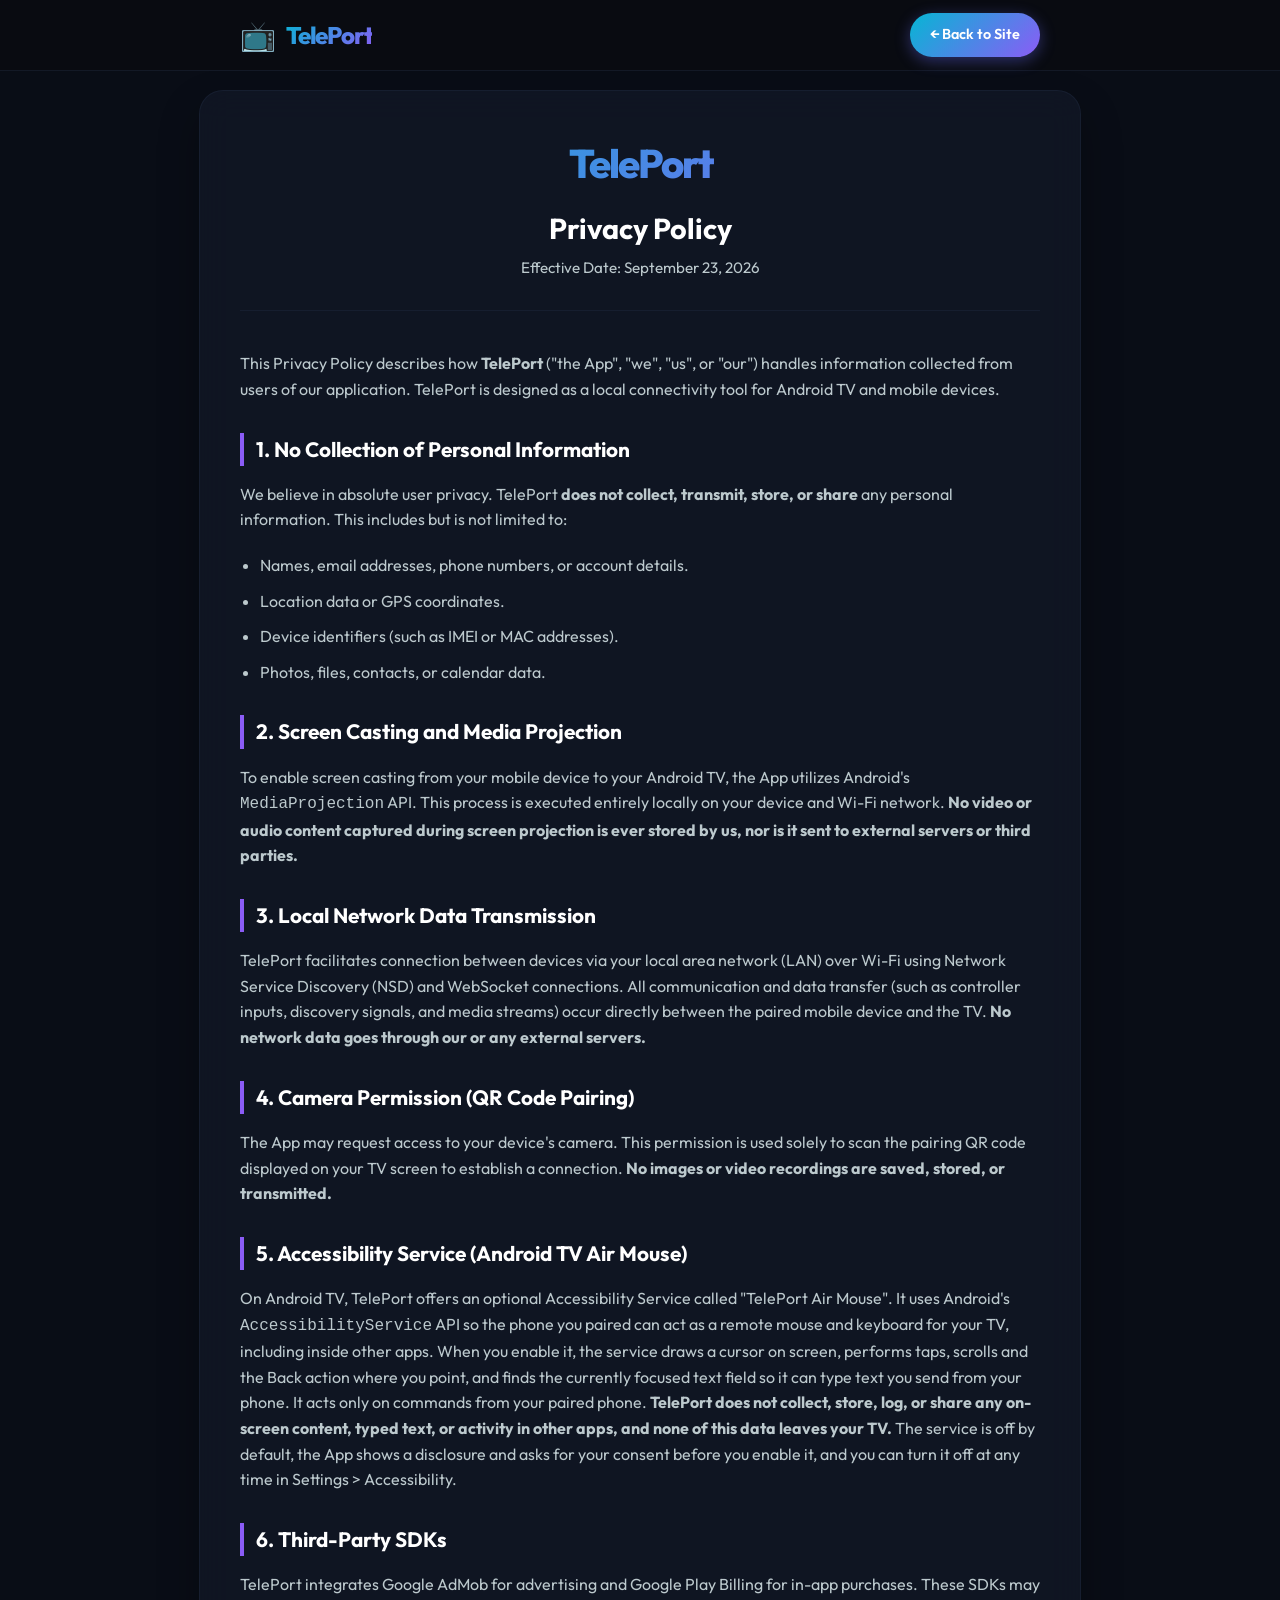
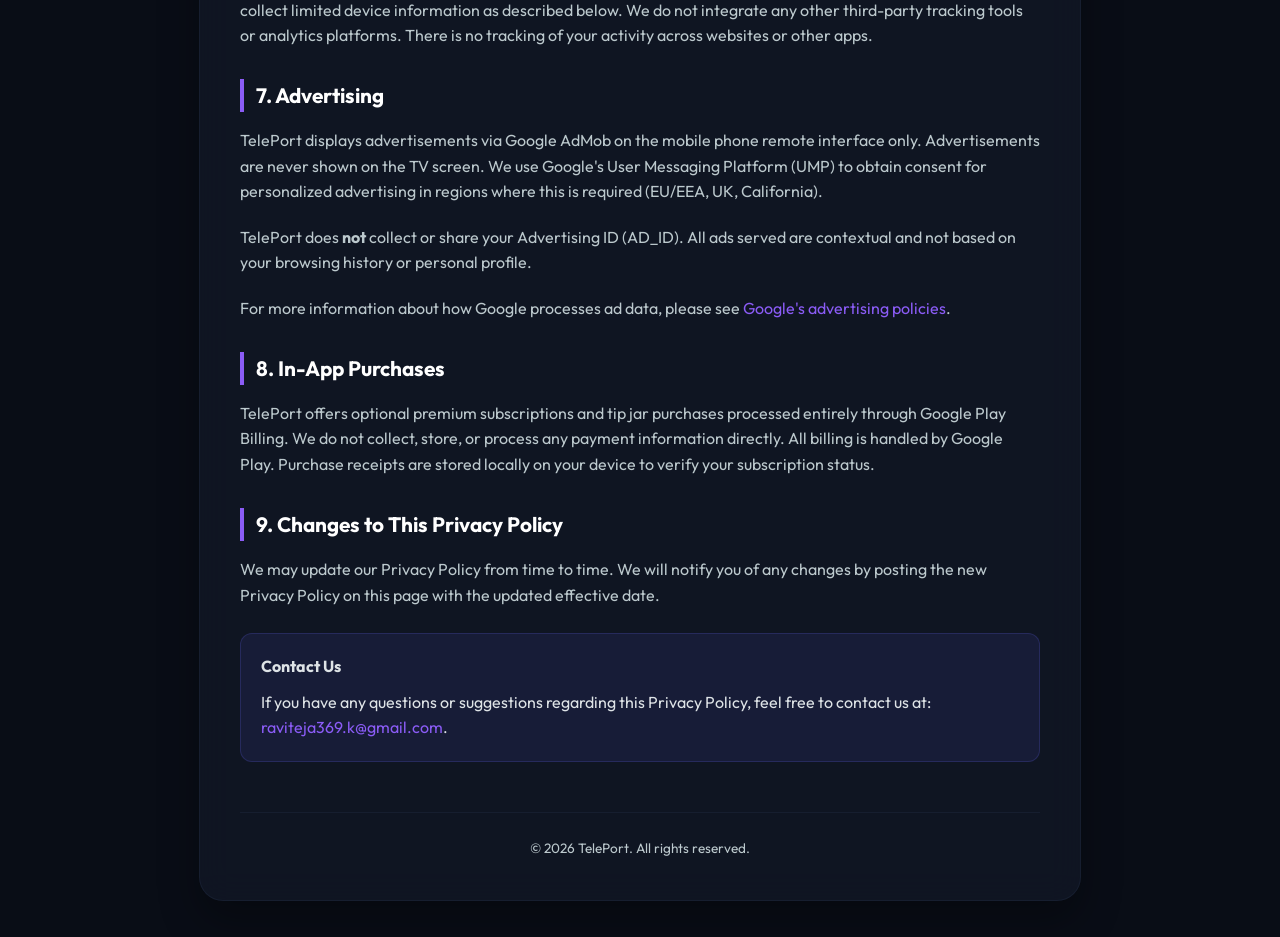
<file: docs/privacy.html>
<!DOCTYPE html>
<html lang="en">
<head>
    <meta charset="UTF-8">
    <meta name="viewport" content="width=device-width, initial-scale=1.0">
    <title>Privacy Policy - <!-- APP_NAME -->TelePort<!-- /APP_NAME --></title>
    <link rel="stylesheet" href="theme-tokens.css">
    <style>
        :root {
            /* Inherits --bg-color, --card-bg, --border-color, --primary-color, --accent-color, --text-primary, --text-secondary from theme-tokens.css */
            --text-color: var(--text-primary);
            --accent-gradient: linear-gradient(135deg, var(--primary-color), var(--accent-color));
            --font-family: 'Outfit', -apple-system, BlinkMacSystemFont, "Segoe UI", Roboto, sans-serif;
        }

        body {
            background-color: var(--bg-color);
            color: var(--text-color);
            font-family: var(--font-family);
            line-height: 1.6;
            margin: 0;
            padding: 90px 0 40px 0;
        }

        .container {
            max-width: 800px;
            width: 90%;
            margin: 0 auto;
            padding: 40px;
            background: var(--card-bg);
            backdrop-filter: blur(16px);
            -webkit-backdrop-filter: blur(16px);
            border: 1px solid var(--border-color);
            border-radius: 24px;
            box-shadow: 0 20px 40px rgba(0, 0, 0, 0.3);
        }

        .header {
            text-align: center;
            margin-bottom: 40px;
            border-bottom: 1px solid var(--border-color);
            padding-bottom: 30px;
        }

        .logo {
            font-size: 2.5rem;
            font-weight: 800;
            background: var(--accent-gradient);
            -webkit-background-clip: text;
            -webkit-text-fill-color: transparent;
            margin: 0 0 10px 0;
            letter-spacing: -0.05em;
        }

        h1 {
            font-size: 1.8rem;
            margin: 0;
            font-weight: 700;
            color: #ffffff;
        }

        .subtitle {
            color: var(--text-secondary);
            font-size: 0.95rem;
            margin-top: 5px;
        }

        h2 {
            font-size: 1.3rem;
            color: #ffffff;
            margin-top: 30px;
            margin-bottom: 15px;
            border-left: 4px solid var(--accent-color);
            padding-left: 12px;
        }

        p, ul {
            color: var(--text-secondary);
            font-size: 1rem;
            margin-bottom: 20px;
        }

        ul {
            padding-left: 20px;
        }

        li {
            margin-bottom: 10px;
        }

        .footer {
            margin-top: 50px;
            border-top: 1px solid var(--border-color);
            padding-top: 25px;
            text-align: center;
            font-size: 0.85rem;
            color: var(--text-secondary);
        }

        .contact-box {
            background: rgba(99, 102, 241, 0.1);
            border: 1px solid rgba(99, 102, 241, 0.2);
            padding: 20px;
            border-radius: 12px;
            margin-top: 25px;
        }

        .contact-box p {
            margin: 0 0 10px 0;
            color: var(--text-color);
        }

        a {
            color: var(--accent-color);
            text-decoration: none;
            transition: color 0.2s ease;
        }

        a:hover {
            color: #818cf8;
            text-decoration: underline;
        }

        @media (max-width: 600px) {
            .container {
                padding: 20px;
                margin: 20px auto;
            }
            .logo {
                font-size: 2rem;
            }
            h1 {
                font-size: 1.5rem;
            }
        }
    </style>
    <link rel="preconnect" href="https://fonts.googleapis.com">
    <link rel="preconnect" href="https://fonts.gstatic.com" crossorigin>
    <link href="https://fonts.googleapis.com/css2?family=Outfit:wght@400;600;700;800&display=swap" rel="stylesheet">
</head>
<body>
    <!-- Header / Navbar -->
    <header style="position: fixed; top: 0; left: 0; right: 0; z-index: 1000; background: rgba(11, 12, 16, 0.7); backdrop-filter: blur(12px); -webkit-backdrop-filter: blur(12px); border-bottom: 1px solid var(--border-color); width: 100%;">
        <div class="nav-container" style="display: flex; justify-content: space-between; align-items: center; height: 70px; max-width: 800px; margin: 0 auto; padding: 0 20px;">
            <a href="index.html" class="logo-group" style="display: flex; align-items: center; gap: 10px; text-decoration: none;">
                <span class="logo-icon" style="font-size: 1.8rem;">📺</span>
                <span class="logo-text" style="font-family: var(--font-family); font-size: 1.5rem; font-weight: 800; background: var(--accent-gradient); -webkit-background-clip: text; -webkit-text-fill-color: transparent; letter-spacing: -0.05em;"><!-- APP_NAME -->TelePort<!-- /APP_NAME --></span>
            </a>
            <a href="index.html" style="background: var(--accent-gradient); color: white; text-decoration: none; padding: 10px 20px; border-radius: 30px; font-weight: 600; font-size: 0.9rem; box-shadow: 0 4px 15px rgba(99,102,241,0.4);">← Back to Site</a>
        </div>
    </header>

    <div class="container">
        <div class="header">
            <div class="logo"><!-- APP_NAME -->TelePort<!-- /APP_NAME --></div>
            <h1>Privacy Policy</h1>
            <div class="subtitle">Effective Date: September 23, 2026</div>
        </div>

        <p>This Privacy Policy describes how <strong><!-- APP_NAME -->TelePort<!-- /APP_NAME --></strong> ("the App", "we", "us", or "our") handles information collected from users of our application. <!-- APP_NAME -->TelePort<!-- /APP_NAME --> is designed as a local connectivity tool for Android TV and mobile devices.</p>

        <h2>1. No Collection of Personal Information</h2>
        <p>We believe in absolute user privacy. <!-- APP_NAME -->TelePort<!-- /APP_NAME --> <strong>does not collect, transmit, store, or share</strong> any personal information. This includes but is not limited to:</p>
        <ul>
            <li>Names, email addresses, phone numbers, or account details.</li>
            <li>Location data or GPS coordinates.</li>
            <li>Device identifiers (such as IMEI or MAC addresses).</li>
            <li>Photos, files, contacts, or calendar data.</li>
        </ul>

        <h2>2. Screen Casting and Media Projection</h2>
        <p>To enable screen casting from your mobile device to your Android TV, the App utilizes Android's <code>MediaProjection</code> API. This process is executed entirely locally on your device and Wi-Fi network. <strong>No video or audio content captured during screen projection is ever stored by us, nor is it sent to external servers or third parties.</strong></p>

        <h2>3. Local Network Data Transmission</h2>
        <p><!-- APP_NAME -->TelePort<!-- /APP_NAME --> facilitates connection between devices via your local area network (LAN) over Wi-Fi using Network Service Discovery (NSD) and WebSocket connections. All communication and data transfer (such as controller inputs, discovery signals, and media streams) occur directly between the paired mobile device and the TV. <strong>No network data goes through our or any external servers.</strong></p>

        <h2>4. Camera Permission (QR Code Pairing)</h2>
        <p>The App may request access to your device's camera. This permission is used solely to scan the pairing QR code displayed on your TV screen to establish a connection. <strong>No images or video recordings are saved, stored, or transmitted.</strong></p>

        <h2>5. Accessibility Service (Android TV Air Mouse)</h2>
        <p>On Android TV, <!-- APP_NAME -->TelePort<!-- /APP_NAME --> offers an optional Accessibility Service called "TelePort Air Mouse". It uses Android's <code>AccessibilityService</code> API so the phone you paired can act as a remote mouse and keyboard for your TV, including inside other apps. When you enable it, the service draws a cursor on screen, performs taps, scrolls and the Back action where you point, and finds the currently focused text field so it can type text you send from your phone. It acts only on commands from your paired phone. <strong>TelePort does not collect, store, log, or share any on-screen content, typed text, or activity in other apps, and none of this data leaves your TV.</strong> The service is off by default, the App shows a disclosure and asks for your consent before you enable it, and you can turn it off at any time in Settings &gt; Accessibility.</p>

        <h2>6. Third-Party SDKs</h2>
        <p>TelePort integrates Google AdMob for advertising and Google Play Billing for in-app purchases. These SDKs may collect limited device information as described below. We do not integrate any other third-party tracking tools or analytics platforms. There is no tracking of your activity across websites or other apps.</p>

        <h2>7. Advertising</h2>
        <p>TelePort displays advertisements via Google AdMob on the mobile phone remote interface only. Advertisements are never shown on the TV screen. We use Google's User Messaging Platform (UMP) to obtain consent for personalized advertising in regions where this is required (EU/EEA, UK, California).</p>
        <p>TelePort does <strong>not</strong> collect or share your Advertising ID (AD_ID). All ads served are contextual and not based on your browsing history or personal profile.</p>
        <p>For more information about how Google processes ad data, please see <a href="https://policies.google.com/technologies/ads">Google's advertising policies</a>.</p>

        <h2>8. In-App Purchases</h2>
        <p>TelePort offers optional premium subscriptions and tip jar purchases processed entirely through Google Play Billing. We do not collect, store, or process any payment information directly. All billing is handled by Google Play. Purchase receipts are stored locally on your device to verify your subscription status.</p>

        <h2>9. Changes to This Privacy Policy</h2>
        <p>We may update our Privacy Policy from time to time. We will notify you of any changes by posting the new Privacy Policy on this page with the updated effective date.</p>

        <div class="contact-box">
            <p><strong>Contact Us</strong></p>
            If you have any questions or suggestions regarding this Privacy Policy, feel free to contact us at: <a href="mailto:raviteja369.k@gmail.com">raviteja369.k@gmail.com</a>.
        </div>

        <div class="footer">
            &copy; 2026 <!-- APP_NAME -->TelePort<!-- /APP_NAME -->. All rights reserved.
        </div>
    </div>
</body>
</html>
</file>
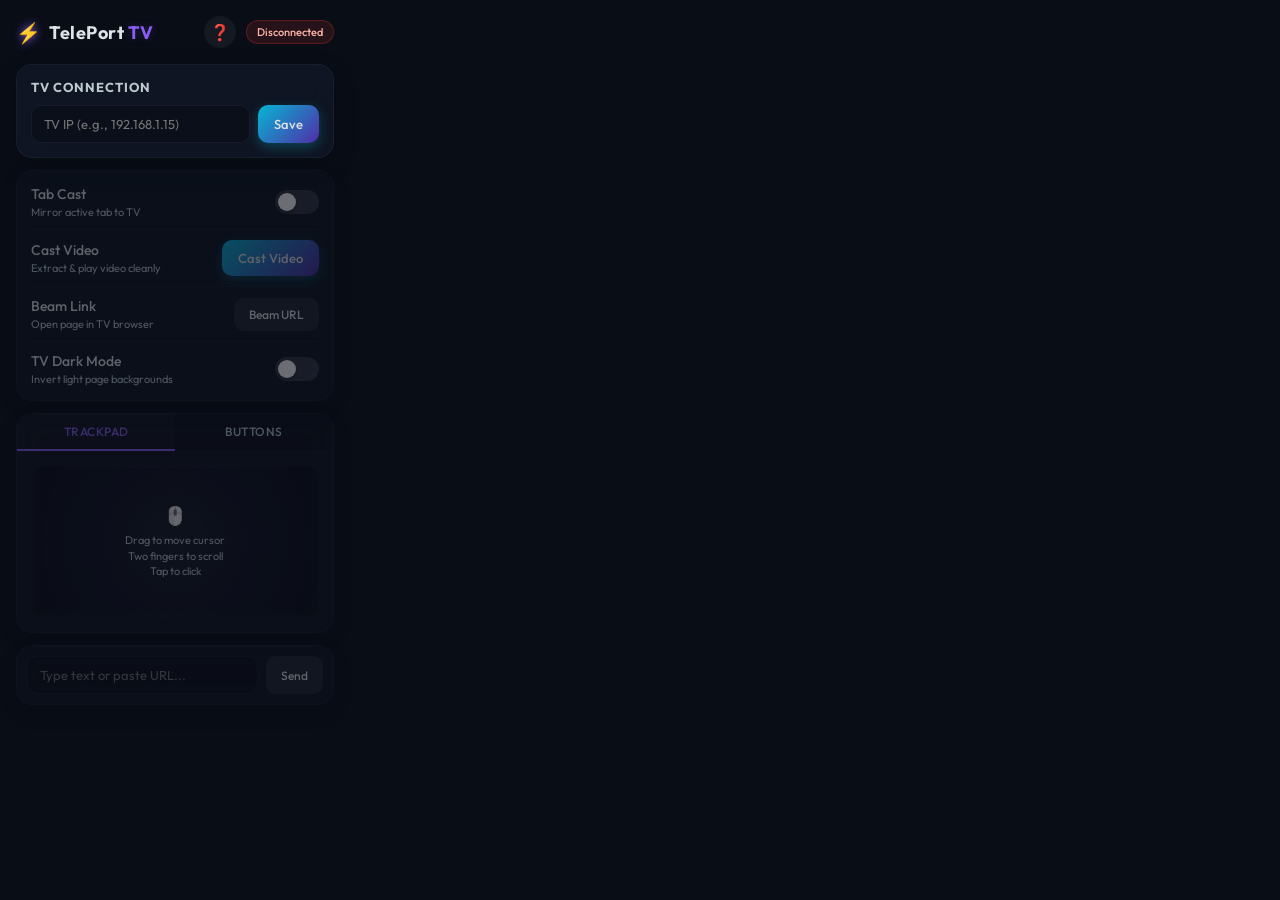
<file: chrome-extension/popup/popup.html>
<!DOCTYPE html>
<html lang="en">
<head>
  <meta charset="UTF-8">
  <meta name="viewport" content="width=device-width, initial-scale=1.0">
  <title><!-- APP_NAME -->TelePort<!-- /APP_NAME --> TV Cast & Remote</title>
  <link rel="preconnect" href="https://fonts.googleapis.com">
  <link rel="preconnect" href="https://fonts.gstatic.com" crossorigin>
  <link href="https://fonts.googleapis.com/css2?family=Outfit:wght@300;400;500;700&display=swap" rel="stylesheet">
  <link rel="stylesheet" href="theme-tokens.css">
  <link rel="stylesheet" href="popup.css">
</head>
<body>
  <div class="app-container">
    <!-- Header -->
    <header class="app-header">
      <div class="logo-area">
        <span class="logo-icon">⚡</span>
        <h1><!-- APP_NAME -->TelePort<!-- /APP_NAME --> <span class="accent-text">TV</span></h1>
      </div>
      <div class="header-actions">
        <button id="helpToggleBtn" class="btn-icon" title="View Help Guide" aria-label="View Help Guide">❓</button>
        <div id="connectionBadge" class="status-badge disconnected">Disconnected</div>
      </div>
    </header>

    <!-- TV IP Setup -->
    <section class="card setup-card">
      <div class="card-header">
        <h3>TV Connection</h3>
      </div>
      <div class="input-group">
        <input type="text" id="tvIpInput" placeholder="TV IP (e.g., 192.168.1.15)" aria-label="TV IP Address" />
        <button id="saveIpBtn" class="btn-primary">Save</button>
      </div>
    </section>

    <!-- Controls & Cast Actions -->
    <section class="card actions-card disabled" id="actionsCard">
      <label class="action-row" for="castToggle" style="cursor: pointer;">
        <div class="action-info">
          <h4>Tab Cast</h4>
          <p>Mirror active tab to TV</p>
        </div>
        <div class="switch">
          <input type="checkbox" id="castToggle" aria-label="Toggle Tab Cast">
          <span class="slider"></span>
        </div>
      </label>

      <div class="divider"></div>

      <div class="action-row">
        <div class="action-info">
          <h4>Cast Video</h4>
          <p>Extract & play video cleanly</p>
        </div>
        <button id="castVideoBtn" class="btn-primary">Cast Video</button>
      </div>

      <div class="divider"></div>

      <div class="action-row">
        <div class="action-info">
          <h4>Beam Link</h4>
          <p>Open page in TV browser</p>
        </div>
        <button id="beamLinkBtn" class="btn-action">Beam URL</button>
      </div>

      <div class="divider"></div>

      <label class="action-row" for="darkModeToggle" style="cursor: pointer;">
        <div class="action-info">
          <h4>TV Dark Mode</h4>
          <p>Invert light page backgrounds</p>
        </div>
        <div class="switch">
          <input type="checkbox" id="darkModeToggle" aria-label="Toggle TV Dark Mode">
          <span class="slider"></span>
        </div>
      </label>
    </section>

    <!-- Remote Control Tab Panel -->
    <div class="tab-container disabled" id="remoteControlsContainer">
      <div class="tab-header">
        <button class="tab-btn active" id="tabTrackpadBtn">Trackpad</button>
        <button class="tab-btn" id="tabDpadBtn">Buttons</button>
      </div>

      <!-- Trackpad Area -->
      <div class="tab-content active" id="contentTrackpad">
        <div id="trackpad" class="trackpad-area">
          <div class="trackpad-overlay">
            <span class="trackpad-icon">🖱️</span>
            <p>Drag to move cursor<br>Two fingers to scroll<br>Tap to click</p>
          </div>
        </div>
      </div>

      <!-- D-Pad / Buttons Area -->
      <div class="tab-content" id="contentDpad">
        <div class="dpad-container">
          <div class="dpad-row">
            <button class="btn-dpad" id="dpadUpBtn" title="Up" aria-label="Direction Up">
              <svg viewBox="0 0 24 24"><path d="M7.41 15.41L12 10.83l4.59 4.58L18 14l-6-6-6 6z"/></svg>
            </button>
          </div>
          <div class="dpad-row">
            <button class="btn-dpad" id="dpadLeftBtn" title="Left" aria-label="Direction Left">
              <svg viewBox="0 0 24 24"><path d="M15.41 16.59L10.83 12l4.58-4.59L14 6l-6 6 6 6z"/></svg>
            </button>
            <button class="btn-ok" id="dpadOkBtn">OK</button>
            <button class="btn-dpad" id="dpadRightBtn" title="Right" aria-label="Direction Right">
              <svg viewBox="0 0 24 24"><path d="M8.59 16.59L13.17 12 8.59 7.41 10 6l6 6-6 6z"/></svg>
            </button>
          </div>
          <div class="dpad-row">
            <button class="btn-dpad" id="dpadDownBtn" title="Down" aria-label="Direction Down">
              <svg viewBox="0 0 24 24"><path d="M7.41 8.59L12 13.17l4.59-4.58L18 10l-6 6-6-6z"/></svg>
            </button>
          </div>
        </div>

        <div class="media-row">
          <button class="btn-media" id="backBtn">Back</button>
          <button class="btn-media btn-accent" id="playPauseBtn">Play/Pause</button>
        </div>
      </div>
    </div>

    <!-- Quick Text Input Bar -->
    <section class="card text-card disabled" id="textCard">
      <div class="text-input-group">
        <input type="text" id="keyboardInput" placeholder="Type text or paste URL..." aria-label="Type text or paste URL" />
        <button id="sendTextBtn" class="btn-send">Send</button>
      </div>
    </section>
  </div>

  <!-- Help Modal Overlay -->
  <div id="helpModal" class="help-overlay hidden">
    <div class="help-content">
      <div class="help-header">
        <h3>TelePort TV Guide</h3>
        <button id="closeHelpBtn" class="close-btn" aria-label="Close Help Guide">&times;</button>
      </div>
      <div class="help-body">
        <div class="help-section">
          <h4>🔗 Connection Guide</h4>
          <p>1. Install and launch the TelePort TV app on your Android TV device.</p>
          <p>2. Find the TV's IP address on the TV screen (e.g., 192.168.1.15) and make sure both devices are on the same local Wi-Fi.</p>
          <p>3. Enter the TV IP in the connection box above and click Save.</p>
        </div>
        <div class="help-section">
          <h4>⚡ Core Actions</h4>
          <ul>
            <li><strong>Tab Cast:</strong> Live mirror the active Chrome tab to the TV.</li>
            <li><strong>Cast Video:</strong> Detect, extract and stream web videos directly in full screen.</li>
            <li><strong>Beam URL:</strong> Open the current website in the TV's native browser.</li>
            <li><strong>Context Menu:</strong> Right-click anywhere on a webpage to quickly beam or cast it.</li>
          </ul>
        </div>
        <div class="help-section">
          <h4>🖱️ Interactive Remote</h4>
          <p>Use the Trackpad tab to move the cursor (drag), click (tap), and scroll pages (two-finger scroll). Use the Buttons tab for direction pad controls, Back, and Play/Pause.</p>
        </div>
      </div>
    </div>
  </div>

  <script src="popup.js"></script>
</body>
</html>
</file>
<file: docs/theme-tokens.css>
/* Generated automatically from teleport-config.json. Do not edit directly. */
:root {
  --bg-color: #090d16;
  --card-bg: rgba(21, 28, 44, 0.6);
  --border-color: rgba(31, 41, 61, 0.5);
  --primary-color: #06b6d4;
  --accent-color: #8b5cf6;
  --success-color: #02c39a;
  --error-color: #ffb4ab;
  --text-primary: #dee3e6;
  --text-secondary: #bcc9cd;
  --support-email: "raviteja369.k@gmail.com";
}
</file>
<file: chrome-extension/popup/theme-tokens.css>
/* Generated automatically from teleport-config.json. Do not edit directly. */
:root {
  --bg-color: #090d16;
  --card-bg: rgba(21, 28, 44, 0.6);
  --border-color: rgba(31, 41, 61, 0.5);
  --primary-color: #06b6d4;
  --accent-color: #8b5cf6;
  --success-color: #02c39a;
  --error-color: #ffb4ab;
  --text-primary: #dee3e6;
  --text-secondary: #bcc9cd;
  --support-email: "raviteja369.k@gmail.com";
}
</file>
<file: chrome-extension/popup/popup.css>
:root {
  --primary-glow: color-mix(in srgb, var(--primary-color) 30%, transparent);
  --accent-glow: color-mix(in srgb, var(--accent-color) 25%, transparent);
  
  --font-family: 'Outfit', sans-serif;
  --transition-smooth: all 0.25s cubic-bezier(0.4, 0, 0.2, 1);
}

body {
  margin: 0;
  padding: 0;
  background-color: var(--bg-color);
  color: var(--text-primary);
  font-family: var(--font-family);
  width: 350px;
  overflow-x: hidden;
  box-sizing: border-box;
}

/* Scrollbar styling */
::-webkit-scrollbar {
  width: 6px;
}
::-webkit-scrollbar-track {
  background: var(--bg-color);
}
::-webkit-scrollbar-thumb {
  background: rgba(255, 255, 255, 0.1);
  border-radius: 3px;
}
::-webkit-scrollbar-thumb:hover {
  background: rgba(255, 255, 255, 0.25);
}

.app-container {
  padding: 16px;
  display: flex;
  flex-direction: column;
  gap: 12px;
}

/* Header */
.app-header {
  display: flex;
  justify-content: space-between;
  align-items: center;
  margin-bottom: 4px;
}

.logo-area {
  display: flex;
  align-items: center;
  gap: 8px;
}

.logo-icon {
  font-size: 20px;
  text-shadow: 0 0 10px var(--accent-color);
}

.logo-area h1 {
  font-size: 18px;
  font-weight: 700;
  margin: 0;
  letter-spacing: 0.5px;
}

.accent-text {
  color: var(--accent-color);
  text-shadow: 0 0 8px var(--accent-glow);
}

.status-badge {
  font-size: 11px;
  font-weight: 500;
  padding: 4px 10px;
  border-radius: 20px;
  transition: var(--transition-smooth);
  border: 1px solid transparent;
}

.status-badge.connected {
  background-color: rgba(2, 195, 154, 0.12);
  color: var(--success-color);
  border-color: rgba(2, 195, 154, 0.25);
  box-shadow: 0 0 8px rgba(2, 195, 154, 0.15);
}

.status-badge.disconnected {
  background-color: rgba(255, 59, 48, 0.12);
  color: var(--error-color);
  border-color: rgba(255, 59, 48, 0.25);
}

/* Card layout */
.card {
  background: var(--card-bg);
  backdrop-filter: blur(12px);
  -webkit-backdrop-filter: blur(12px);
  border: 1px solid var(--border-color);
  border-radius: 16px;
  padding: 14px;
  display: flex;
  flex-direction: column;
  gap: 10px;
  box-shadow: 0 8px 24px rgba(0, 0, 0, 0.2);
  transition: var(--transition-smooth);
}

.card.disabled, .tab-container.disabled {
  opacity: 0.4;
  pointer-events: none;
}

.card-header h3 {
  margin: 0;
  font-size: 13px;
  text-transform: uppercase;
  letter-spacing: 1px;
  color: var(--text-secondary);
}

/* Input group */
.input-group {
  display: flex;
  gap: 8px;
}

input[type="text"] {
  flex: 1;
  background-color: rgba(0, 0, 0, 0.25);
  border: 1px solid var(--border-color);
  border-radius: 10px;
  color: var(--text-primary);
  padding: 10px 12px;
  font-family: var(--font-family);
  font-size: 13px;
  outline: none;
  transition: var(--transition-smooth);
}

input[type="text"]:focus {
  border-color: var(--accent-color);
  box-shadow: 0 0 8px var(--accent-glow);
  background-color: rgba(0, 0, 0, 0.35);
}

/* Buttons */
button {
  font-family: var(--font-family);
  font-weight: 500;
  border-radius: 10px;
  border: none;
  cursor: pointer;
  transition: var(--transition-smooth);
}

.btn-primary {
  background: linear-gradient(135deg, var(--primary-color) 0%, #512da8 100%);
  color: #white;
  color: var(--text-primary);
  padding: 10px 16px;
  font-size: 13px;
  box-shadow: 0 4px 12px var(--primary-glow);
}

.btn-primary:hover {
  filter: brightness(1.15);
  transform: translateY(-1px);
}

.btn-primary:active {
  transform: translateY(0);
}

.btn-action {
  background-color: rgba(255, 255, 255, 0.08);
  color: var(--text-primary);
  padding: 8px 14px;
  font-size: 12px;
  border: 1px solid var(--border-color);
}

.btn-action:hover {
  background-color: rgba(255, 255, 255, 0.15);
  border-color: var(--accent-color);
  box-shadow: 0 0 8px var(--accent-glow);
}

/* Action Rows */
.action-row {
  display: flex;
  justify-content: space-between;
  align-items: center;
}

label.action-row {
  cursor: pointer;
}

.action-info h4 {
  margin: 0;
  font-size: 14px;
  font-weight: 500;
}

.action-info p {
  margin: 2px 0 0 0;
  font-size: 11px;
  color: var(--text-secondary);
}

.divider {
  height: 1px;
  background-color: var(--border-color);
}

/* Switch Styles */
.switch {
  position: relative;
  display: inline-block;
  width: 44px;
  height: 24px;
}

.switch input {
  opacity: 0;
  width: 0;
  height: 0;
}

.slider {
  position: absolute;
  cursor: pointer;
  top: 0;
  left: 0;
  right: 0;
  bottom: 0;
  background-color: rgba(255, 255, 255, 0.15);
  transition: .3s cubic-bezier(0.4, 0, 0.2, 1);
  border-radius: 24px;
}

.slider:before {
  position: absolute;
  content: "";
  height: 18px;
  width: 18px;
  left: 3px;
  bottom: 3px;
  background-color: white;
  transition: .3s cubic-bezier(0.4, 0, 0.2, 1);
  border-radius: 50%;
  box-shadow: 0 2px 4px rgba(0,0,0,0.3);
}

input:checked + .slider {
  background: linear-gradient(135deg, var(--accent-color) 0%, #00b0ff 100%);
  box-shadow: 0 0 10px var(--accent-glow);
}

input:checked + .slider:before {
  transform: translateX(20px);
}

/* Remote Controls Container */
.tab-container {
  display: flex;
  flex-direction: column;
  background: var(--card-bg);
  backdrop-filter: blur(12px);
  -webkit-backdrop-filter: blur(12px);
  border: 1px solid var(--border-color);
  border-radius: 16px;
  overflow: hidden;
  box-shadow: 0 8px 24px rgba(0, 0, 0, 0.2);
  transition: var(--transition-smooth);
}

.tab-header {
  display: flex;
  background-color: rgba(0, 0, 0, 0.2);
  border-bottom: 1px solid var(--border-color);
}

.tab-btn {
  flex: 1;
  background: transparent;
  color: var(--text-secondary);
  padding: 10px;
  font-size: 12px;
  font-weight: 500;
  text-transform: uppercase;
  letter-spacing: 0.5px;
  border-radius: 0;
  border-bottom: 2px solid transparent;
}

.tab-btn.active {
  color: var(--accent-color);
  border-bottom-color: var(--accent-color);
  background-color: rgba(255, 255, 255, 0.02);
}

.tab-content {
  display: none;
  padding: 14px;
}

.tab-content.active {
  display: block;
}

/* Trackpad styling */
.trackpad-area {
  height: 150px;
  background: radial-gradient(circle, rgba(255,255,255,0.03) 0%, rgba(0,0,0,0.3) 100%);
  border: 1.5px dashed var(--border-color);
  border-radius: 12px;
  display: flex;
  align-items: center;
  justify-content: center;
  text-align: center;
  position: relative;
  cursor: crosshair;
  user-select: none;
  -webkit-user-select: none;
  transition: var(--transition-smooth);
}

.trackpad-area:hover, .trackpad-area:active {
  border-color: var(--accent-color);
  background: radial-gradient(circle, rgba(0, 223, 216, 0.03) 0%, rgba(0,0,0,0.4) 100%);
}

.trackpad-overlay p {
  margin: 6px 0 0 0;
  font-size: 11px;
  color: var(--text-secondary);
  line-height: 1.4;
}

.trackpad-icon {
  font-size: 18px;
}

/* D-Pad controls */
.dpad-container {
  display: flex;
  flex-direction: column;
  align-items: center;
  margin: 10px 0;
}

.dpad-row {
  display: flex;
  justify-content: center;
  align-items: center;
}

.btn-dpad {
  width: 44px;
  height: 44px;
  background-color: rgba(255, 255, 255, 0.06);
  border-radius: 50%;
  margin: 6px;
  display: flex;
  align-items: center;
  justify-content: center;
  color: white;
}

.btn-dpad:hover {
  background-color: rgba(255, 255, 255, 0.12);
  transform: scale(1.05);
}

.btn-dpad:active {
  background-color: var(--accent-color);
  box-shadow: 0 0 8px var(--accent-glow);
  color: black;
  transform: scale(0.95);
}

.btn-dpad svg {
  fill: currentColor;
  width: 22px;
  height: 22px;
}

.btn-ok {
  width: 50px;
  height: 50px;
  background: linear-gradient(135deg, var(--primary-color) 0%, #512da8 100%);
  color: white;
  border-radius: 50%;
  font-weight: bold;
  font-size: 13px;
  box-shadow: 0 4px 10px var(--primary-glow);
}

.btn-ok:hover {
  filter: brightness(1.15);
  transform: scale(1.05);
}

.btn-ok:active {
  transform: scale(0.95);
}

.media-row {
  display: flex;
  gap: 10px;
  margin-top: 10px;
}

.btn-media {
  flex: 1;
  background-color: rgba(255, 255, 255, 0.06);
  color: var(--text-primary);
  padding: 8px;
  font-size: 12px;
  border: 1px solid var(--border-color);
}

.btn-media:hover {
  background-color: rgba(255, 255, 255, 0.12);
}

.btn-media.btn-accent {
  background-color: rgba(121, 40, 202, 0.15);
  border-color: rgba(121, 40, 202, 0.35);
  color: #d1b8ff;
}

.btn-media.btn-accent:hover {
  background-color: rgba(121, 40, 202, 0.25);
  border-color: var(--primary-color);
  box-shadow: 0 0 6px var(--primary-glow);
}

/* Quick Text Bar */
.text-card {
  padding: 10px;
}

.text-input-group {
  display: flex;
  gap: 8px;
}

.btn-send {
  background-color: rgba(255, 255, 255, 0.08);
  color: var(--text-primary);
  padding: 8px 14px;
  font-size: 12px;
  border: 1px solid var(--border-color);
}

.btn-send:hover {
  background-color: var(--accent-color);
  color: black;
  box-shadow: 0 0 8px var(--accent-glow);
}

/* Help Button & Modal Styles */
.header-actions {
  display: flex;
  align-items: center;
  gap: 10px;
}

.btn-icon {
  background: none;
  border: none;
  font-size: 16px;
  cursor: pointer;
  padding: 6px;
  border-radius: 50%;
  display: flex;
  align-items: center;
  justify-content: center;
  transition: var(--transition-smooth);
  background-color: rgba(255, 255, 255, 0.05);
}

.btn-icon:hover {
  background-color: rgba(255, 255, 255, 0.15);
  transform: scale(1.05);
}

.help-overlay {
  position: fixed;
  top: 0;
  left: 0;
  right: 0;
  bottom: 0;
  background-color: rgba(0, 0, 0, 0.85);
  backdrop-filter: blur(8px);
  z-index: 1000;
  display: flex;
  align-items: center;
  justify-content: center;
  transition: opacity 0.3s ease;
}

.help-overlay.hidden {
  display: none !important;
}

.help-content {
  background: var(--card-bg);
  border: 1px solid var(--primary-color);
  border-radius: 18px;
  width: 90%;
  max-width: 320px;
  max-height: 80vh;
  overflow-y: auto;
  display: flex;
  flex-direction: column;
  box-shadow: 0 10px 30px rgba(0, 0, 0, 0.5);
  box-sizing: border-box;
}

.help-header {
  display: flex;
  justify-content: space-between;
  align-items: center;
  padding: 16px 20px;
  border-bottom: 1px solid var(--border-color);
}

.help-header h3 {
  margin: 0;
  font-size: 16px;
  color: var(--text-primary);
  font-weight: 700;
}

.close-btn {
  background: none;
  border: none;
  color: var(--text-secondary);
  font-size: 20px;
  cursor: pointer;
  padding: 0;
}

.close-btn:hover {
  color: var(--error-color);
}

.help-body {
  padding: 16px 20px;
  display: flex;
  flex-direction: column;
  gap: 16px;
}

.help-section h4 {
  margin: 0 0 6px 0;
  font-size: 13px;
  color: var(--accent-color);
  font-weight: 600;
}

.help-section p {
  margin: 0 0 6px 0;
  font-size: 11px;
  color: var(--text-secondary);
  line-height: 1.4;
}

.help-section ul {
  margin: 0;
  padding-left: 16px;
  font-size: 11px;
  color: var(--text-secondary);
  display: flex;
  flex-direction: column;
  gap: 4px;
}

.help-section li strong {
  color: var(--text-primary);
}
</file>
